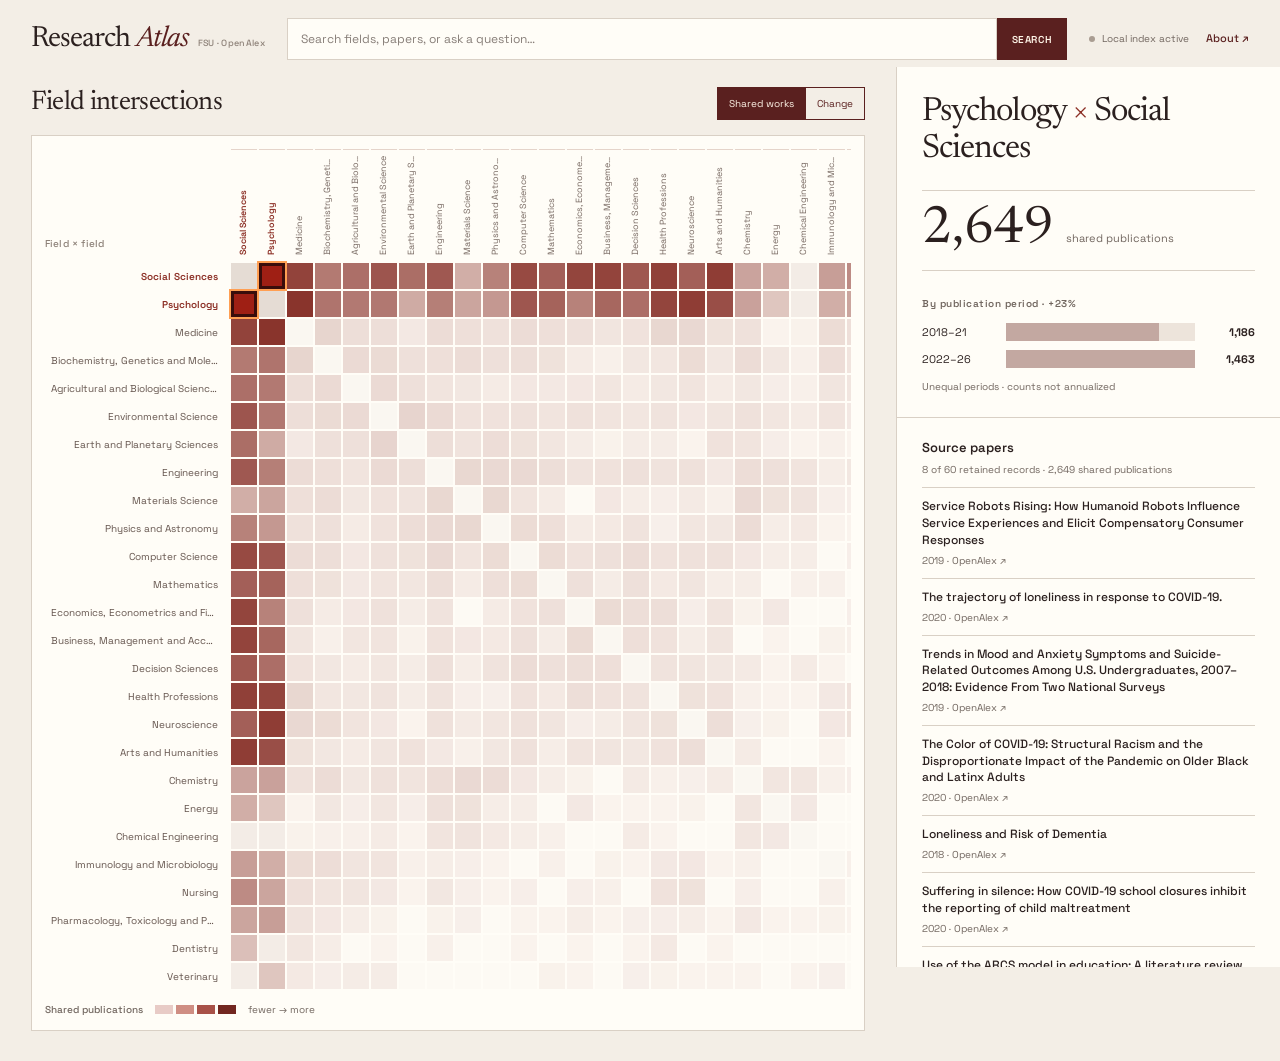
<file: web/index.html>
<!DOCTYPE html>
<html lang="en">
<head>
<meta charset="utf-8">
<meta name="viewport" content="width=device-width, initial-scale=1">
<title>FSU Research Explorer</title>
<link rel="preconnect" href="https://fonts.googleapis.com">
<link rel="preconnect" href="https://fonts.gstatic.com" crossorigin>
<link href="https://fonts.googleapis.com/css2?family=Newsreader:ital,opsz,wght@0,6..72,400;0,6..72,500;1,6..72,400&family=Space+Grotesk:wght@400;500;600&display=swap" rel="stylesheet">
<style>
  :root{
    --ground:#EDF0F4; --panel:#FFFFFF; --line:#DBE0E8; --line-strong:#C3CAD5;
    --ink:#16202C; --muted:#5B6675; --faint:#9AA4B2;
    --evidence:#A8641E;        /* the "look at the proof" accent */
    --evidence-soft:#F4E7D6;
    --sans:"Space Grotesk",system-ui,sans-serif;
    --serif:"Newsreader",Georgia,serif;
  }
  *{box-sizing:border-box}
  html,body{margin:0;height:100%}
  body{
    background:var(--ground); color:var(--ink); font-family:var(--sans);
    font-size:15px; line-height:1.5; -webkit-font-smoothing:antialiased;
  }
  .boot-gate{
    position:fixed; inset:0; z-index:1000; display:flex; flex-direction:column;
    justify-content:space-between; padding:24px 28px 30px; background:var(--ground);
    opacity:1; visibility:visible; transition:opacity .35s ease, visibility .35s ease;
  }
  .boot-gate.is-ready{opacity:0; visibility:hidden; pointer-events:none}
  .boot-topline{
    display:flex; justify-content:space-between; gap:20px; font-size:11px;
    letter-spacing:.08em; text-transform:uppercase; color:var(--faint);
  }
  .boot-copy{width:min(620px,100%); padding-bottom:7vh}
  .boot-kicker{font-size:12px; color:var(--evidence); margin-bottom:10px}
  .boot-copy h1{
    margin:0 0 12px; font-family:var(--serif); font-size:clamp(38px,6vw,72px);
    font-weight:400; line-height:.98; letter-spacing:-.025em;
  }
  .boot-copy p{margin:0; max-width:520px; color:var(--muted); font-size:14px}
  .boot-track{
    width:min(420px,100%); height:2px; margin-top:24px; overflow:hidden;
    background:var(--line-strong);
  }
  .boot-track span{
    display:block; width:34%; height:100%; background:var(--ink);
    animation:bootSweep 1.25s ease-in-out infinite;
  }
  @keyframes bootSweep{
    0%{transform:translateX(-105%)}
    100%{transform:translateX(305%)}
  }
  .app{
    display:grid; grid-template-columns:minmax(0,1.15fr) minmax(340px,0.85fr);
    grid-template-rows:auto 1fr; height:100vh; max-height:100vh; overflow:hidden;
    opacity:1; transition:opacity .3s ease;
  }
  .app.app-locked{opacity:0; visibility:hidden; pointer-events:none}
  header{grid-column:1 / -1; display:flex; align-items:baseline; gap:16px;
    padding:16px 22px; border-bottom:1px solid var(--line); background:var(--panel)}
  header h1{font-size:17px; font-weight:600; margin:0; letter-spacing:-0.01em}
  header .sub{font-size:12.5px; color:var(--muted)}
  header .meta{margin-left:auto; font-size:12px; color:var(--faint); text-align:right}
  .badge{display:inline-block; background:var(--evidence-soft); color:var(--evidence);
    padding:2px 8px; border-radius:999px; font-size:11px; font-weight:500}
  .badge-live{background:var(--ink); color:var(--panel)}
  .header-actions{margin-left:auto; display:flex; align-items:center; gap:14px}
  .case-link{font-size:12px; color:var(--muted); text-decoration:none; white-space:nowrap}
  .case-link:hover,.case-link:focus-visible{color:var(--ink); text-decoration:underline}
  .study-note{font-size:12px; color:var(--faint); margin:0 0 12px}

  /* left: the network */
  .stage{position:relative; overflow:hidden; min-width:0; min-height:0}
  svg{position:absolute; inset:0; width:100%; height:100%; display:block}
  svg *{-webkit-user-select:none; -moz-user-select:none; user-select:none; -webkit-user-drag:none; touch-action:none}
  .edge{fill:none; stroke:#8894A4; stroke-linecap:round; transition:stroke .25s,stroke-width .25s,opacity .25s}
  .edge.dim{opacity:.05}
  .edge.hot{stroke:var(--ink); opacity:.9}
  .edge.dim-soft{opacity:.32}
  .edge.hot-soft{stroke:var(--ink); opacity:.65}
  .edge-hit{fill:none; stroke:transparent; stroke-width:14; cursor:pointer}
  .node circle{fill:#8894A4; stroke:transparent; stroke-width:0; transition:opacity .25s, r .2s, fill .2s, stroke .15s; cursor:grab}
  .node.dim{opacity:.22}
  .node.dim-soft{opacity:.55}
  .node.hot circle, .node.hot-soft circle{fill:var(--ink)}
  .node.dragging{opacity:1 !important}
  .node.dragging circle{cursor:grabbing; stroke:var(--ink); stroke-width:2px; transition:none}
  .node.drop-target circle{stroke:var(--evidence); stroke-width:3px}
  .node text{font-size:11px; fill:var(--ink); cursor:pointer; paint-order:stroke;
    stroke:var(--ground); stroke-width:3px; transition:opacity .15s}
  .node.hot text{font-weight:600}
  .node.label-hidden text{opacity:0}
  .hint{position:absolute; left:20px; bottom:16px; font-size:12px; color:var(--faint);
    max-width:260px}
  .tooltip{position:absolute; z-index:5; pointer-events:none; background:var(--ink); color:var(--ground);
    font-size:11.5px; line-height:1.4; padding:6px 9px; border-radius:6px; max-width:240px;
    opacity:0; transition:opacity .12s; transform:translate(-50%,-100%)}
  .tooltip.show{opacity:.96}
  .tooltip b{font-weight:600}

  /* right: investigation */
  .panel{background:var(--panel); border-left:1px solid var(--line);
    display:flex; flex-direction:column; min-width:0; min-height:0}
  .ask{padding:16px 20px; border-bottom:1px solid var(--line)}
  .ask-row{display:flex; gap:8px}
  .ask input{flex:1; min-width:0; font-family:var(--sans); font-size:14px;
    padding:9px 12px; border:1px solid var(--line-strong); border-radius:8px; color:var(--ink)}
  .ask input:focus{outline:none; border-color:var(--ink)}
  .ask button{font-family:var(--sans); font-size:14px; font-weight:500; color:var(--panel);
    background:var(--ink); border:0; border-radius:8px; padding:0 16px; cursor:pointer}
  .chips{display:flex; flex-wrap:wrap; gap:6px; margin-top:10px}
  .chip{font-size:12px; color:var(--muted); background:var(--ground);
    border:1px solid var(--line); border-radius:999px; padding:4px 10px; cursor:pointer}
  .chip:hover{border-color:var(--ink); color:var(--ink)}

  .scroll{overflow-y:auto; padding:18px 20px 40px; flex:1}
  .interp{font-size:12.5px; color:var(--muted); margin:0 0 14px}
  /* conclusions = serif; observations/claims carry their evidence inline */
  .claim{border:1px solid var(--line); border-radius:10px; padding:11px 13px;
    margin-bottom:9px; cursor:pointer; transition:border-color .15s, background .15s}
  .claim:hover{border-color:var(--line-strong); background:#FBFCFD}
  .claim.active{border-color:var(--evidence); background:var(--evidence-soft)}
  .claim .headline{font-family:var(--serif); font-size:16.5px; line-height:1.35}
  .claim .metric{font-family:var(--sans); font-weight:600}
  .claim .cue{display:flex; align-items:center; gap:6px; margin-top:6px;
    font-size:11.5px; color:var(--evidence)}
  .claim .cue .dot{width:6px; height:6px; border-radius:50%; background:var(--evidence)}
  .conclusion{font-family:var(--serif); font-style:italic; font-size:15px;
    color:var(--muted); margin:14px 2px 0; line-height:1.45}

  .evidence{margin-top:22px; border-top:1px solid var(--line); padding-top:16px}
  .evidence h2{font-size:12px; font-weight:600; color:var(--muted); margin:0 0 4px}
  .evidence .note{font-size:12px; color:var(--faint); margin:0 0 12px}
  .paper{display:block; padding:8px 0; border-bottom:1px solid var(--line);
    text-decoration:none; color:var(--ink)}
  .paper:hover .t{text-decoration:underline}
  .paper .t{font-size:13.5px; line-height:1.35}
  .paper .m{font-size:11.5px; color:var(--faint); margin-top:2px}
  .empty{color:var(--faint); font-size:13px; font-style:italic; font-family:var(--serif)}

  @media (max-width:860px){
    .app{grid-template-columns:1fr; grid-template-rows:auto 52vh auto}
    .panel{border-left:0; border-top:1px solid var(--line)}
    header .sub{display:none}
    .header-actions{gap:8px}
    .case-link{font-size:11px}
  }
  @media (prefers-reduced-motion:reduce){*{transition:none!important}}
</style>
<link rel="stylesheet" href="atlas.css">
</head>
<body>
<div class="boot-gate" id="boot-gate" role="status" aria-live="polite">
  <div class="boot-copy">
    <h1>Research Atlas</h1>
    <p id="boot-detail">Loading research data…</p>
    <div class="boot-track" aria-hidden="true"><span></span></div>
  </div>
</div>
<div class="app app-locked" id="app">
  <section class="atlas-search-zone" aria-label="Research Atlas search">
    <div class="atlas-toolbar">
      <div class="atlas-brand">
        <h1 class="atlas-wordmark">Research <em>Atlas</em></h1>
        <span class="atlas-edition">FSU · OpenAlex</span>
      </div>
      <div class="ask">
        <div class="ask-row">
          <input id="q" type="search" autocomplete="off" aria-label="Search research fields, publications, or ask a question" placeholder="Search fields, papers, or ask a question…">
          <button id="go" type="button">Search</button>
        </div>
        <div class="search-results" id="search-results" hidden role="region" aria-label="Search suggestions"></div>
      </div>
      <div class="atlas-utilities">
        <span class="agent-pill" id="agent-status" aria-live="polite">Local index active</span>
        <a href="https://emitrice.com/?project=research-atlas" class="atlas-method" aria-label="About Research Atlas">About ↗</a>
      </div>
    </div>
  </section>
  <main class="atlas-main">
    <section class="stage atlas-map" aria-labelledby="map-title">
      <div class="map-header">
        <h2 id="map-title">Field intersections</h2>
        <div class="mode-switch" role="group" aria-label="Choose a data measurement">
          <button type="button" class="is-active" data-atlas-mode="volume" aria-pressed="true">Shared works</button>
          <button type="button" data-atlas-mode="change" aria-pressed="false">Change</button>
        </div>
      </div>
      <div class="matrix-shell">
        <div class="matrix-scroll" tabindex="0" aria-label="Scrollable map of research field intersections">
          <div id="atlas-matrix" class="atlas-matrix" aria-label="Field-by-field shared publication matrix"></div>
        </div>
        <div class="map-legend" id="map-legend-key" aria-label="Heatmap color legend"></div>
      </div>
      <div id="atlas-status" class="sr-only" role="status" aria-live="polite"></div>
      <svg id="net" class="legacy-net" viewBox="0 0 760 760" aria-hidden="true"></svg>
      <div class="tooltip" id="tooltip" aria-hidden="true"></div>
    </section>
    <aside class="panel atlas-inspector" aria-label="Selected research connection">
      <div id="atlas-focus" class="atlas-focus"><h2>Select a crossing</h2></div>
      <div id="atlas-sources" class="inspector-sources" aria-live="polite"></div>
      <section class="question-results" id="question-results" aria-label="Question analysis" hidden>
        <p id="question-label" class="question-prompt"></p>
        <div class="scroll" id="out"></div>
      </section>
    </aside>
  </main>
</div>

<script src="network-data.js" onerror="void 0"></script>
<script src="atlas.js"></script>
<script>
"use strict";

const STUDY_MODE=new URLSearchParams(location.search).get("study")==="control"?"control":"full";

// ---- load data (network-data.js sets window.NETWORK; fall back to fetch) ----
async function loadNet(){
  if (window.NETWORK) return window.NETWORK;
  try { const r = await fetch("network.json"); if (r.ok) return await r.json(); }
  catch(e){}
  return null;
}

let NET, FN={}, POS={};   // POS: field id -> {x,y,angle} — each field's seriated "home" position
let LIVE={};              // field id -> {x,y} — current on-screen position (== POS unless being dragged)
let RAD={};               // field id -> node radius
let NODE_EL={}, EDGE_ELS={}, EDGES_BY_FIELD={};
let ANIM_GEN={};          // field id -> snap-back animation generation (cancels stale animations)
let activeClaim=null;
let activeEdgePairs=[];  // the committed (click-driven) highlight, restored after a hover preview ends
let dragState=null;      // {id, moved, startX, startY} while a pointer-drag is in progress
let dropTargetId=null;

function fieldByName(q){
  q=q.toLowerCase();
  let hit=NET.fields.find(f=>f.name.toLowerCase()===q);
  if(hit) return hit;
  return NET.fields.find(f=>q.includes(f.name.toLowerCase()) || f.name.toLowerCase().includes(q)) || null;
}
function edgeKey(a,b){ return [a,b].sort().join("|"); }
let EDGE_MAP={};

// ---------- layout: order fields so strongly-linked ones sit adjacent ----------
// (a greedy circular seriation over the edge weights already in the data —
// no imposed taxonomy, the ordering falls out of actual collaboration structure)
function seriateFields(fields, edges){
  const w={};
  edges.forEach(e=>{ w[edgeKey(e.a,e.b)]=e.weight; });
  const wt=(a,b)=> w[edgeKey(a,b)]||0;
  const total={}; fields.forEach(f=>total[f.id]=0);
  edges.forEach(e=>{ total[e.a]+=e.weight; total[e.b]+=e.weight; });

  const remaining=new Set(fields.map(f=>f.id));
  let start=fields[0].id;
  fields.forEach(f=>{ if(total[f.id]>total[start]) start=f.id; });
  const order=[start]; remaining.delete(start);

  while(remaining.size){
    const last=order[order.length-1];
    let best=null, bestW=-1;
    remaining.forEach(id=>{ const w2=wt(last,id); if(w2>bestW){ bestW=w2; best=id; } });
    if(bestW<=0){
      // no direct link to the chain's end left unplaced — attach the next
      // best-connected field overall to keep the ordering non-arbitrary
      best=null; let bestTotal=-1;
      remaining.forEach(id=>{ if(total[id]>bestTotal){ bestTotal=total[id]; best=id; } });
    }
    order.push(best); remaining.delete(best);
  }
  return order;
}

// pick the K weakest adjacent links in the seriated ring — that's where a
// sector boundary (an angular gap) reads as true rather than decorative
function sectorGapsAfter(order, edges){
  const w={}; edges.forEach(e=>{ w[edgeKey(e.a,e.b)]=e.weight; });
  const n=order.length;
  const links=order.map((id,i)=>({i, w:w[edgeKey(id,order[(i+1)%n])]||0}));
  const K=Math.max(2,Math.min(5,Math.round(n/6)));
  links.sort((a,b)=>a.w-b.w);
  return new Set(links.slice(0,K).map(l=>l.i));
}

// ---------- render the network ----------
function drawNetwork(){
  const svg=document.getElementById("net");
  const cx=380, cy=380, R=250;
  const fields=NET.fields;
  const maxW=Math.max(...fields.map(f=>f.works));
  const order=seriateFields(fields, NET.edges);
  const gapAfter=sectorGapsAfter(order, NET.edges);
  const gapSize=0.16; // radians per sector break
  const n=order.length;
  const step=(2*Math.PI - gapSize*gapAfter.size)/n;
  let a=-Math.PI/2;
  order.forEach((id,i)=>{
    POS[id]={x:cx+R*Math.cos(a), y:cy+R*Math.sin(a), angle:a};
    a+=step; if(gapAfter.has(i)) a+=gapSize;
  });

  const maxWeight=Math.max(...NET.edges.map(e=>e.weight));
  let edgeSVG="";
  NET.edges.forEach(e=>{
    const p=POS[e.a], q=POS[e.b]; if(!p||!q) return;
    // control point pulled toward centre for a chord-like bow
    const mx=(p.x+q.x)/2, my=(p.y+q.y)/2;
    const cxp=cx+(mx-cx)*0.35, cyp=cy+(my-cy)*0.35;
    const ratio=e.weight/maxWeight;
    const shaped=Math.pow(ratio,1.6); // convex: lets a handful of links dominate, the rest recede
    const w=0.5+shaped*6.5;
    const op=0.035+shaped*0.30;
    const d=`M${p.x.toFixed(1)},${p.y.toFixed(1)} Q${cxp.toFixed(1)},${cyp.toFixed(1)} ${q.x.toFixed(1)},${q.y.toFixed(1)}`;
    const k=edgeKey(e.a,e.b);
    edgeSVG+=`<path class="edge" data-k="${k}" d="${d}" stroke-width="${w.toFixed(2)}" opacity="${op.toFixed(3)}"></path>`;
    edgeSVG+=`<path class="edge-hit" data-k="${k}" d="${d}"></path>`;
  });
  RAD={};
  let nodeSVG="";
  fields.forEach(f=>{
    const p=POS[f.id];
    const r=5+Math.sqrt(f.works/maxW)*13;
    RAD[f.id]=r;
    const rightSide=Math.cos(p.angle)>=-0.01;
    const lx=p.x+(rightSide?1:-1)*(r+7);
    const anchor=rightSide?"start":"end";
    nodeSVG+=`<g class="node" data-id="${f.id}">
      <circle cx="${p.x.toFixed(1)}" cy="${p.y.toFixed(1)}" r="${r.toFixed(1)}"></circle>
      <text x="${lx.toFixed(1)}" y="${(p.y+3.5).toFixed(1)}" text-anchor="${anchor}">${f.name}</text>
    </g>`;
  });
  svg.innerHTML=`<g id="edges">${edgeSVG}</g><g id="nodes">${nodeSVG}</g>`;

  LIVE={}; fields.forEach(f=>{ LIVE[f.id]={x:POS[f.id].x, y:POS[f.id].y}; });
  NODE_EL={};
  svg.querySelectorAll(".node").forEach(g=>{
    NODE_EL[g.dataset.id]={g, circle:g.querySelector("circle"), text:g.querySelector("text")};
  });
  EDGE_ELS={};
  svg.querySelectorAll(".edge").forEach(el=>{ EDGE_ELS[el.dataset.k]={ ...(EDGE_ELS[el.dataset.k]||{}), path:el }; });
  svg.querySelectorAll(".edge-hit").forEach(el=>{ EDGE_ELS[el.dataset.k]={ ...(EDGE_ELS[el.dataset.k]||{}), hit:el }; });
  EDGES_BY_FIELD={}; fields.forEach(f=>EDGES_BY_FIELD[f.id]=[]);
  NET.edges.forEach(e=>{ EDGES_BY_FIELD[e.a].push(e); EDGES_BY_FIELD[e.b].push(e); });

  const stage=document.querySelector(".stage");
  const tip=document.getElementById("tooltip");
  function moveTip(evt){
    const r=stage.getBoundingClientRect();
    tip.style.left=(evt.clientX-r.left)+"px";
    tip.style.top=(evt.clientY-r.top-12)+"px";
  }
  function showTip(html,evt){ tip.innerHTML=html; tip.classList.add("show"); moveTip(evt); }
  function hideTip(){ tip.classList.remove("show"); }

  function svgPoint(evt){
    const pt=svg.createSVGPoint(); pt.x=evt.clientX; pt.y=evt.clientY;
    return pt.matrixTransform(svg.getScreenCTM().inverse());
  }

  // redraw every edge touching `id` using its current LIVE position(s)
  function recomputeEdgesFor(id){
    EDGES_BY_FIELD[id].forEach(e=>{
      const other=e.a===id?e.b:e.a;
      const k=edgeKey(e.a,e.b), els=EDGE_ELS[k]; if(!els) return;
      const p=LIVE[id], q=LIVE[other];
      const mx=(p.x+q.x)/2, my=(p.y+q.y)/2;
      const cxp=cx+(mx-cx)*0.35, cyp=cy+(my-cy)*0.35;
      const d=`M${p.x.toFixed(1)},${p.y.toFixed(1)} Q${cxp.toFixed(1)},${cyp.toFixed(1)} ${q.x.toFixed(1)},${q.y.toFixed(1)}`;
      els.path.setAttribute("d",d); els.hit.setAttribute("d",d);
    });
  }
  function moveNodeTo(id,x,y){
    LIVE[id]={x,y};
    NODE_EL[id].circle.setAttribute("cx",x.toFixed(1));
    NODE_EL[id].circle.setAttribute("cy",y.toFixed(1));
    recomputeEdgesFor(id);
  }

  function updateDropTarget(id,x,y,evt){
    let best=null, bestOverlap=0;
    fields.forEach(f=>{
      if(f.id===id) return;
      const q=LIVE[f.id];
      const dist=Math.hypot(x-q.x,y-q.y);
      const overlap=(RAD[id]+RAD[f.id])-dist;
      if(overlap>bestOverlap){ bestOverlap=overlap; best=f.id; }
    });
    if(best!==dropTargetId){
      if(dropTargetId) NODE_EL[dropTargetId].g.classList.remove("drop-target");
      dropTargetId=best;
      if(dropTargetId) NODE_EL[dropTargetId].g.classList.add("drop-target");
    }
    const A=FN[id];
    if(dropTargetId){
      const B=FN[dropTargetId]; const e=EDGE_MAP[edgeKey(id,dropTargetId)];
      showTip(e? `<b>${escapeHtml(A.name)}</b> &harr; <b>${escapeHtml(B.name)}</b><br>${e.weight} shared papers — release to inspect`
                : `<b>${escapeHtml(A.name)}</b> &harr; <b>${escapeHtml(B.name)}</b><br>no shared work in this data`, evt);
    } else {
      showTip(`<b>${escapeHtml(A.name)}</b><br>drag onto another field to compare`, evt);
    }
  }
  function clearDropTarget(){
    if(dropTargetId){ NODE_EL[dropTargetId].g.classList.remove("drop-target"); dropTargetId=null; }
  }

  // if you grab the same node again before its snap-back animation finishes,
  // the leftover rAF loop and the new drag's pointermove would otherwise both
  // call moveNodeTo() every frame and fight over the node's position — this
  // generation token lets a new drag invalidate any animation still in flight
  function animateNodeBack(id){
    const myGen=(ANIM_GEN[id]=(ANIM_GEN[id]||0)+1);
    const from={...LIVE[id]}, to=POS[id], t0=performance.now(), dur=380;
    function step(t){
      if(ANIM_GEN[id]!==myGen) return; // superseded by a new drag on this node
      const p=Math.min(1,(t-t0)/dur);
      const e=1-Math.pow(1-p,3);
      moveNodeTo(id, from.x+(to.x-from.x)*e, from.y+(to.y-from.y)*e);
      if(p<1) requestAnimationFrame(step);
    }
    requestAnimationFrame(step);
  }

  function beginDrag(id){
    ANIM_GEN[id]=(ANIM_GEN[id]||0)+1; // cancel any in-flight snap-back for this node
    NODE_EL[id].g.classList.add("dragging","label-hidden");
    preview(EDGES_BY_FIELD[id].map(e=>[e.a,e.b]));
  }
  function finishDrag(id, moved){
    NODE_EL[id].g.classList.remove("dragging","label-hidden");
    if(!moved){ const f=FN[id]; if(f) run(`what does ${f.name} connect to?`); return; }
    const target=dropTargetId; clearDropTarget(); hideTip();
    animateNodeBack(id);
    if(target){ const A=FN[id], B=FN[target]; run(`${A.name} and ${B.name}`); }
    else endPreview();
  }

  svg.querySelectorAll(".node").forEach(g=>{
    const id=g.dataset.id, f=FN[id];
    g.addEventListener("dragstart",evt=>evt.preventDefault());
    g.addEventListener("pointerdown",evt=>{
      if(evt.button!==0) return;
      evt.preventDefault(); // stop native text-selection / element drag-out hijacking the gesture
      // reorder to the front BEFORE capturing the pointer, never after — reparenting
      // an element that already holds pointer capture can make some browsers drop
      // the capture mid-gesture (the DOM insert algorithm briefly "disconnects" the
      // node), which silently orphans pointermove/pointerup and wedges dragState
      g.parentNode.appendChild(g);
      g.setPointerCapture(evt.pointerId);
      const p0=svgPoint(evt);
      dragState={id, moved:false, startX:evt.clientX, startY:evt.clientY,
        offX:POS[id].x-p0.x, offY:POS[id].y-p0.y};
    });
    g.addEventListener("pointermove",evt=>{
      if(!dragState||dragState.id!==id) return;
      if(!dragState.moved){
        if(Math.hypot(evt.clientX-dragState.startX, evt.clientY-dragState.startY)<4) return;
        dragState.moved=true; beginDrag(id);
      }
      const p=svgPoint(evt);
      const x=p.x+dragState.offX, y=p.y+dragState.offY;
      moveNodeTo(id,x,y);
      updateDropTarget(id,x,y,evt);
    });
    // pointerup / pointercancel / lostpointercapture can all fire for the same
    // gesture (releasing capture itself triggers lostpointercapture), so clear
    // dragState BEFORE calling finishDrag — whichever handler runs first "wins"
    // and the other(s) become no-ops instead of double-firing the drop logic
    g.addEventListener("pointerup",evt=>{
      if(!dragState||dragState.id!==id) return;
      const moved=dragState.moved; dragState=null;
      g.releasePointerCapture(evt.pointerId);
      finishDrag(id,moved);
    });
    g.addEventListener("pointercancel",()=>{
      if(!dragState||dragState.id!==id) return;
      const moved=dragState.moved; dragState=null;
      finishDrag(id,moved);
    });
    // belt-and-suspenders: if capture is ever lost mid-gesture for any other
    // reason (browser quirk, alt-tab, etc.) without pointerup/pointercancel
    // firing, this still catches it — a drag can never wedge state forever
    g.addEventListener("lostpointercapture",()=>{
      if(!dragState||dragState.id!==id) return;
      const moved=dragState.moved; dragState=null;
      finishDrag(id,moved);
    });
    g.addEventListener("mousemove",moveTip);
    g.addEventListener("mouseenter",evt=>{
      if(dragState) return;
      const links=EDGES_BY_FIELD[f.id];
      const shared=links.reduce((s,e)=>s+e.weight,0);
      preview(links.map(e=>[e.a,e.b]));
      showTip(`<b>${escapeHtml(f.name)}</b><br>${links.length} linked fields · ${shared.toLocaleString()} shared papers`,evt);
    });
    g.addEventListener("mouseleave",()=>{ if(dragState) return; endPreview(); hideTip(); });
  });
  // hovering an edge previews just that link
  svg.querySelectorAll(".edge-hit").forEach(hit=>{
    hit.addEventListener("mousemove",evt=>{ if(!dragState) moveTip(evt); });
    hit.addEventListener("mouseenter",evt=>{
      if(dragState) return;
      const e=EDGE_MAP[hit.dataset.k]; if(!e) return;
      const A=FN[e.a], B=FN[e.b];
      preview([[e.a,e.b]]);
      const delta=e.delta_pct!=null?` · ${signed(e.delta_pct)} since 2022`:"";
      showTip(`<b>${escapeHtml(A.name)}</b> &harr; <b>${escapeHtml(B.name)}</b><br>${e.weight} shared papers${delta}`,evt);
    });
    hit.addEventListener("mouseleave",()=>{ if(dragState) return; endPreview(); hideTip(); });
  });
}

// paint the given edge/node pairs as "on"; everything else fades by `tier`
function paint(edgePairs, tier){
  const keys=new Set(edgePairs.map(p=>edgeKey(p[0],p[1])));
  const fieldsOn=new Set(edgePairs.flat());
  const hotClass=tier==="preview"?"hot-soft":"hot";
  const dimClass=tier==="preview"?"dim-soft":"dim";
  const otherHot=tier==="preview"?"hot":"hot-soft";
  const otherDim=tier==="preview"?"dim":"dim-soft";
  document.querySelectorAll(".edge").forEach(el=>{
    const on=keys.has(el.dataset.k);
    el.classList.remove(otherHot,otherDim);
    el.classList.toggle(hotClass,on); el.classList.toggle(dimClass,keys.size>0 && !on);
  });
  document.querySelectorAll(".node").forEach(el=>{
    const on=fieldsOn.has(el.dataset.id);
    el.classList.remove(otherHot,otherDim);
    el.classList.toggle(hotClass,on); el.classList.toggle(dimClass,fieldsOn.size>0 && !on);
  });
}
// highlight a set of edges (array of [a,b]) and the fields they touch — this is
// the committed, click-driven state that a hover preview temporarily overrides
function highlight(edgePairs){ activeEdgePairs=edgePairs; paint(edgePairs,"active"); }
function clearHighlight(){ activeEdgePairs=[]; paint([],"active"); }
// a lighter, transient preview shown on hover; leaving restores the committed state
function preview(edgePairs){ paint(edgePairs,"preview"); }
function endPreview(){ paint(activeEdgePairs,"active"); }

// Source links are rendered by atlas.js in the inspector.
function escapeHtml(s){return (s||"").replace(/[&<>"]/g,c=>({"&":"&amp;","<":"&lt;",">":"&gt;",'"':"&quot;"}[c]));}

// ---------- the local interpreter: question -> claims with provenance ----------
// (agent.py provides the real LLM version for open-ended questions.)

// split "Biochemistry, Genetics and Molecular Biology" into independently
// matchable tokens — the old code only ever checked text before the first comma,
// so "genetics" or "molecular biology" could never match that field
function fieldTokens(f){
  return f.name.toLowerCase().split(/,| and /).map(s=>s.trim()).filter(s=>s.length>2);
}
function fieldsMentioned(q){
  return NET.fields.filter(f=>fieldTokens(f).some(t=>q.includes(t)));
}
function fieldDegree(f){ return NET.edges.reduce((n,e)=>n+((e.a===f.id||e.b===f.id)?1:0),0); }

const INTENT_RE=/connect|collaborat|partner|interdisc|becoming|grow|rising|emerg|chang|most|strong|top|interconnect|link|between|central|hub|biggest|largest|smallest|isolated|fewest|least|list|show.*field/;

function interpret(qRaw){
  const q=qRaw.toLowerCase().trim();
  const named=fieldsMentioned(q);

  // two fields named together -> the direct link between them
  if(named.length>=2){
    const [A,B]=named; const e=EDGE_MAP[edgeKey(A.id,B.id)];
    if(e){
      return {interp:`Looking at the direct link between ${A.name} and ${B.name}.`,
        claims:[mkLink(A,B,e,true)], conclusion:e.delta_pct!=null?
          `Between the 2018–2021 and 2022–2026 windows this link changed ${signed(e.delta_pct)}.`:""};
    }
    return {interp:`No shared interdisciplinary works between ${A.name} and ${B.name} in this data.`,claims:[]};
  }

  // one field named, or a question about the biggest / smallest / most-central /
  // most-isolated field -> resolve which field, then show its strongest links
  let F=named[0]||null, note="";
  if(!F && /biggest|largest/.test(q)){
    F=NET.fields.reduce((a,b)=>b.works>a.works?b:a);
    note=`${F.name} is FSU's largest tracked field by total works (${F.works.toLocaleString()}). `;
  }
  if(!F && /smallest/.test(q)){
    F=NET.fields.reduce((a,b)=>b.works<a.works?b:a);
    note=`${F.name} is FSU's smallest tracked field by total works (${F.works.toLocaleString()}). `;
  }
  if(!F && /central|hub|most connect|most link/.test(q)){
    F=NET.fields.reduce((a,b)=>fieldDegree(b)>fieldDegree(a)?b:a);
    note=`${F.name} links to the most other fields (${fieldDegree(F)} of them). `;
  }
  if(!F && /isolated|fewest|least connect/.test(q)){
    F=NET.fields.reduce((a,b)=>fieldDegree(b)<fieldDegree(a)?b:a);
    note=`${F.name} links to the fewest other fields (${fieldDegree(F)} of them) in this data. `;
  }
  if(F){
    const links=NET.edges.filter(e=>e.a===F.id||e.b===F.id).sort((a,b)=>b.weight-a.weight).slice(0,6);
    return {interp:`${note}${F.name}’s strongest cross-field links, by shared works.`,
      claims:links.map(e=>mkLink(F,FN[e.a===F.id?e.b:e.a],e)),
      conclusion:links.length?`Click any link to read the specific ${F.name} papers behind it.`
        :`${F.name} has no recorded interdisciplinary links in this data.`};
  }

  // "becoming more interdisciplinary" / growing
  if(/interdisc|becoming|grow|rising|emerg|chang/.test(q)){
    const grown=NET.edges.filter(e=>e.delta_pct!=null && e.weight>=8)
      .sort((a,b)=>b.delta_pct-a.delta_pct).slice(0,6);
    return {interp:`Cross-field links that grew fastest from 2018–2021 to 2022–2026 (only links with enough works to be meaningful).`,
      claims:grown.map(e=>mkLink(FN[e.a],FN[e.b],e,true)),
      conclusion:`“More interdisciplinary” here means a pair of fields sharing more papers over time — each figure traces back to the works themselves.`};
  }

  // listing every tracked field
  if(/list|show.*field/.test(q)){
    const bySize=NET.fields.slice().sort((a,b)=>b.works-a.works);
    const top=NET.edges.slice(0,6);
    return {interp:`FSU tracks ${NET.fields.length} research areas, by total works: `+
        bySize.map(f=>`${f.name} (${f.works.toLocaleString()})`).join(", ")+".",
      claims:top.map(e=>mkLink(FN[e.a],FN[e.b],e)),
      conclusion:`Click any link below to inspect the papers behind the strongest overall connections.`};
  }

  // "most interconnected / strongest / top / which links"
  if(/most|strong|top|interconnect|connect|collaborat|link|between/.test(q)){
    const top=NET.edges.slice(0,6);
    return {interp:`The strongest cross-field links across FSU research, by number of shared works.`,
      claims:top.map(e=>mkLink(FN[e.a],FN[e.b],e)),
      conclusion:`These are observations from the data. Click one to inspect the papers and judge the interpretation yourself.`};
  }

  // genuinely unrelated to the dataset — say so plainly rather than faking an answer
  if(!INTENT_RE.test(q)){
    return {interp:`“${escapeHtml(qRaw)}” doesn’t look like something this dataset can answer — it only covers cross-field research collaboration at FSU (2018–2026). Try naming a field (“what does Chemistry connect to?”), two fields together (“Physics and Chemistry”), or asking which areas are most or least interconnected.`,
      claims:[], conclusion:""};
  }

  // recognisably about the dataset, but not a shape this stand-in parses yet
  const top=NET.edges.slice(0,6);
  return {interp:`I don’t have a specific reading for “${escapeHtml(qRaw)}” yet. This box (a lightweight stand-in for the AI agent) understands: the most interconnected areas, which areas are becoming more interdisciplinary, the biggest/smallest/most-central field, a single field like “what does Chemistry connect to?”, or two fields together like “Physics and Chemistry.” Open-ended questions are what agent.py is built for. Meanwhile — the strongest links overall:`,
    claims:top.map(e=>mkLink(FN[e.a],FN[e.b],e)),
    conclusion:``};
}
function signed(n){return (n>=0?"+":"")+n+"%";}

// build a clickable claim for a link between two fields
function mkLink(A,B,e,showDelta){
  const delta = e.delta_pct!=null ? ` <span class="metric">${signed(e.delta_pct)}</span> since 2022` : "";
  const headline = `<span class="metric">${A.name}</span> and <span class="metric">${B.name}</span> share `+
                   `<span class="metric">${e.weight}</span> papers${showDelta?delta:""}.`;
  return {
    headline,
    edges:[[A.id,B.id]],
    work_ids:e.work_ids,
    evidenceNote:`${e.weight} interdisciplinary works link ${A.name} and ${B.name}` +
      (e.delta_pct!=null?` (${e.early} in 2018–2021, ${e.late} in 2022–2026).`:"."),
  };
}

// ---------- render an investigation ----------
function render(inv){
  activeClaim=null;
  const out=document.getElementById("out");
  const liveTag=inv.live?`<span class="badge badge-live">answered live</span> `:"";
  let html=`<p class="interp">${liveTag}${escapeHtml(inv.interp)}</p>`;
  inv.claims.forEach((c,i)=>{
    html+=`<button type="button" class="claim" data-i="${i}"><span class="headline">${c.headline}</span><span class="claim-action" aria-hidden="true">↗</span></button>`;
  });
  if(inv.conclusion) html+=`<p class="conclusion">${escapeHtml(inv.conclusion)}</p>`;
  // Source records appear once in the inspector, not twice.
  out.innerHTML=html;
  out.scrollTop=0;

  const claimEls=[...out.querySelectorAll(".claim")];
  claimEls.forEach(el=>{
    const c=inv.claims[+el.dataset.i];
    el.addEventListener("click",()=>{
      claimEls.forEach(x=>x.classList.remove("active"));
      el.classList.add("active");
      highlight(c.edges);
      window.atlasSelectClaim?.(c);
    });
  });

  // auto-select the first claim so the loop is visible immediately
  if(claimEls.length){ claimEls[0].click(); } else { clearHighlight(); }
}

// ---------- the real agent, when agent_server.py is running ----------
// (see README / agent_server.py: a tiny local HTTP server that puts agent.py's
// real Claude+tools agent behind an API the Ask box can call)
//
// Locally this talks to your own agent_server.py on localhost. Once you
// deploy the backend (see README's GitHub Pages section) and this page is
// served from somewhere other than localhost, edit PRODUCTION_AGENT_BASE
// below to that deployed URL — that's the one line this file needs changed
// before publishing.
const PRODUCTION_AGENT_BASE="https://fsu-research-atlas-agent.onrender.com";
const IS_LOCAL=location.hostname==="localhost"||location.hostname==="127.0.0.1";
const AGENT_BASE=IS_LOCAL ? "http://localhost:8765" : PRODUCTION_AGENT_BASE;
let AGENT_STATUS="unknown"; // "checking" | "online" | "offline"

function setBootMessage(message){
  const el=document.getElementById("boot-detail");
  if(el) el.textContent=message;
}
function revealApp(){
  document.getElementById("app")?.classList.remove("app-locked");
  document.getElementById("boot-gate")?.classList.add("is-ready");
}
// The source dataset is always available without an AI server. Probe once,
// never block exploration on a sleeping service or a failed network request.
async function checkAgent(){
  AGENT_STATUS="checking";
  updateAgentBadge();
  const ctrl=new AbortController();
  const t=setTimeout(()=>ctrl.abort(),5500);
  try{
    const res=await fetch(AGENT_BASE+"/health",{signal:ctrl.signal});
    const health=await res.json().catch(()=>({}));
    AGENT_STATUS=res.ok && health.ok!==false && health.ready!==false ? "online" : "offline";
  }catch(e){AGENT_STATUS="offline";}
  finally{clearTimeout(t);}
  updateAgentBadge();
}
function updateAgentBadge(){
  const el=document.getElementById("agent-status"); if(!el) return;
  el.textContent=AGENT_STATUS==="online" ? "AI available" :
    AGENT_STATUS==="checking" ? "Checking AI…" : "Local index active";
  el.classList.toggle("badge-live",AGENT_STATUS==="online");
}
// the server only ever hands back which real edges (field-id pairs) the model
// looked up via link_papers, plus its prose — we build the actual clickable
// claims ourselves from network-data.js, so nothing can appear on screen
// without a real edge (and real papers) behind it
async function askAgent(question){
  let res;
  try{
    const ctrl=new AbortController(); const t=setTimeout(()=>ctrl.abort(),45000);
    res=await fetch(AGENT_BASE+"/ask",{method:"POST",
      headers:{"Content-Type":"application/json"},
      body:JSON.stringify({question}), signal:ctrl.signal});
    clearTimeout(t);
  }catch(err){
    // Keep the honest waking state while the background probe is still
    // retrying; fall back quietly for this question.
    if(AGENT_STATUS!=="checking") AGENT_STATUS="offline";
    updateAgentBadge();
    return null;
  }
  if(res.status>=500){
    if(AGENT_STATUS!=="checking") AGENT_STATUS="offline";
    updateAgentBadge();
    return null;
  }
  const data=await res.json().catch(()=>({error:"bad response from agent"}));
  if(!res.ok||data.error){
    // a 4xx (bad question, rate limit, etc.) — the server is fine, just this
    // question wasn't answerable live; fall back for this one query only
    return null;
  }
  AGENT_STATUS="online"; updateAgentBadge();
  const claims=(data.edgePairs||[]).map(([a,b])=>{
    const e=EDGE_MAP[edgeKey(a,b)];
    return e?mkLink(FN[a],FN[b],e,true):null;
  }).filter(Boolean);
  return {interp:data.interp||"", claims, conclusion:data.conclusion||"", live:true};
}

// every user-driven question tries the real agent first (a genuinely absent
// server fails to connect almost instantly, so this costs nothing when
// there's no backend at all — see askAgent's cold-start comment for why this
// isn't gated on AGENT_STATUS)
let currentRequest=0;
async function run(question){
  const request=++currentRequest;
  document.getElementById("q").value=question;
  // The local, source-grounded reading appears immediately. A connected
  // agent may then refine it, but can never introduce unsupported counts.
  render(interpret(question));
  if(AGENT_STATUS!=="online")return;
  const viaAgent=await askAgent(question);
  if(request===currentRequest && viaAgent?.claims?.length)render(viaAgent);
}

// ---------- boot ----------
(async function(){
  NET=await loadNet();
  if(!NET){
    setBootMessage("The publication data could not be loaded. Reload or check the local data files.");
    return;
  }
  FN={}; NET.fields.forEach(f=>FN[f.id]=f);
  EDGE_MAP={}; NET.edges.forEach(e=>EDGE_MAP[edgeKey(e.a,e.b)]=e);

  // All browse/search interactions run directly on provenance-bearing data.
  // Optional conversational analysis never delays the map.
  window.initAtlas(NET, run);
  AGENT_STATUS="offline";
  updateAgentBadge();
  revealApp();
  if(!IS_LOCAL)void checkAgent();
})();
</script>
</body>
</html>
</file>
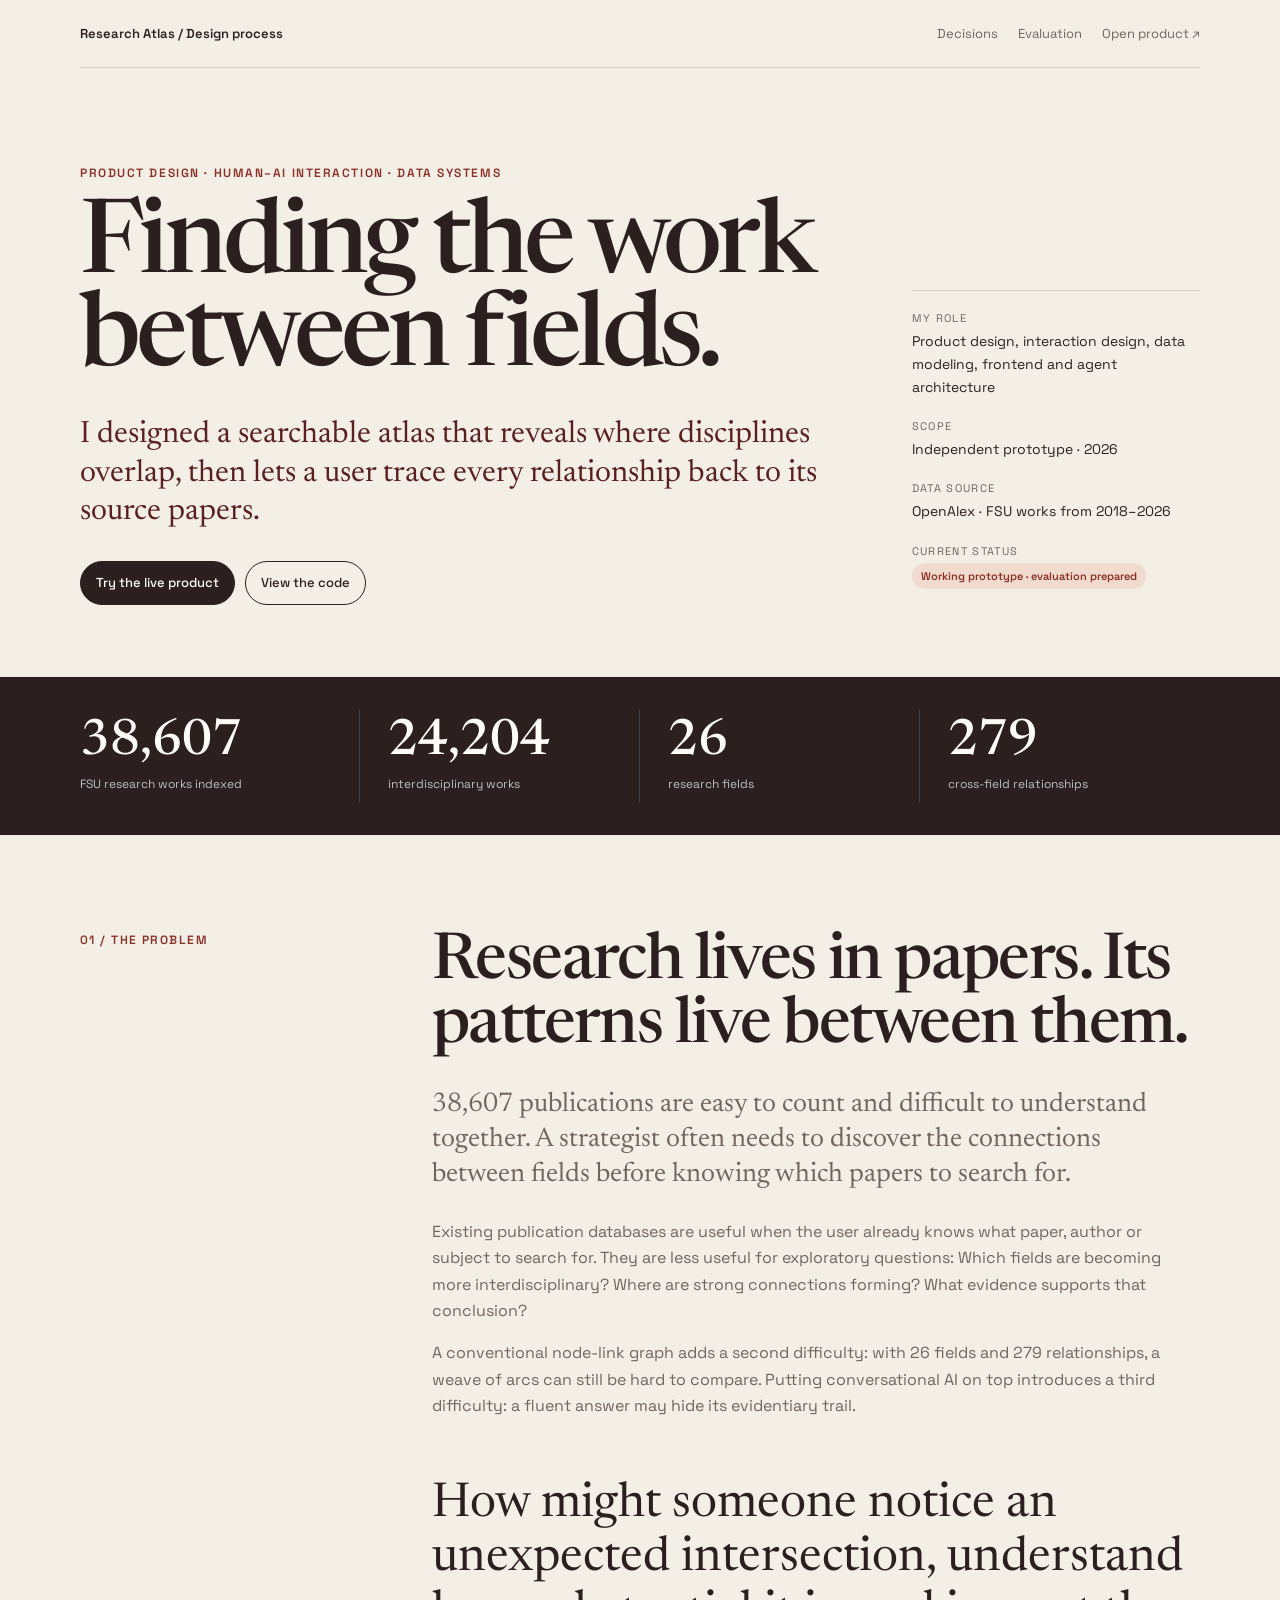
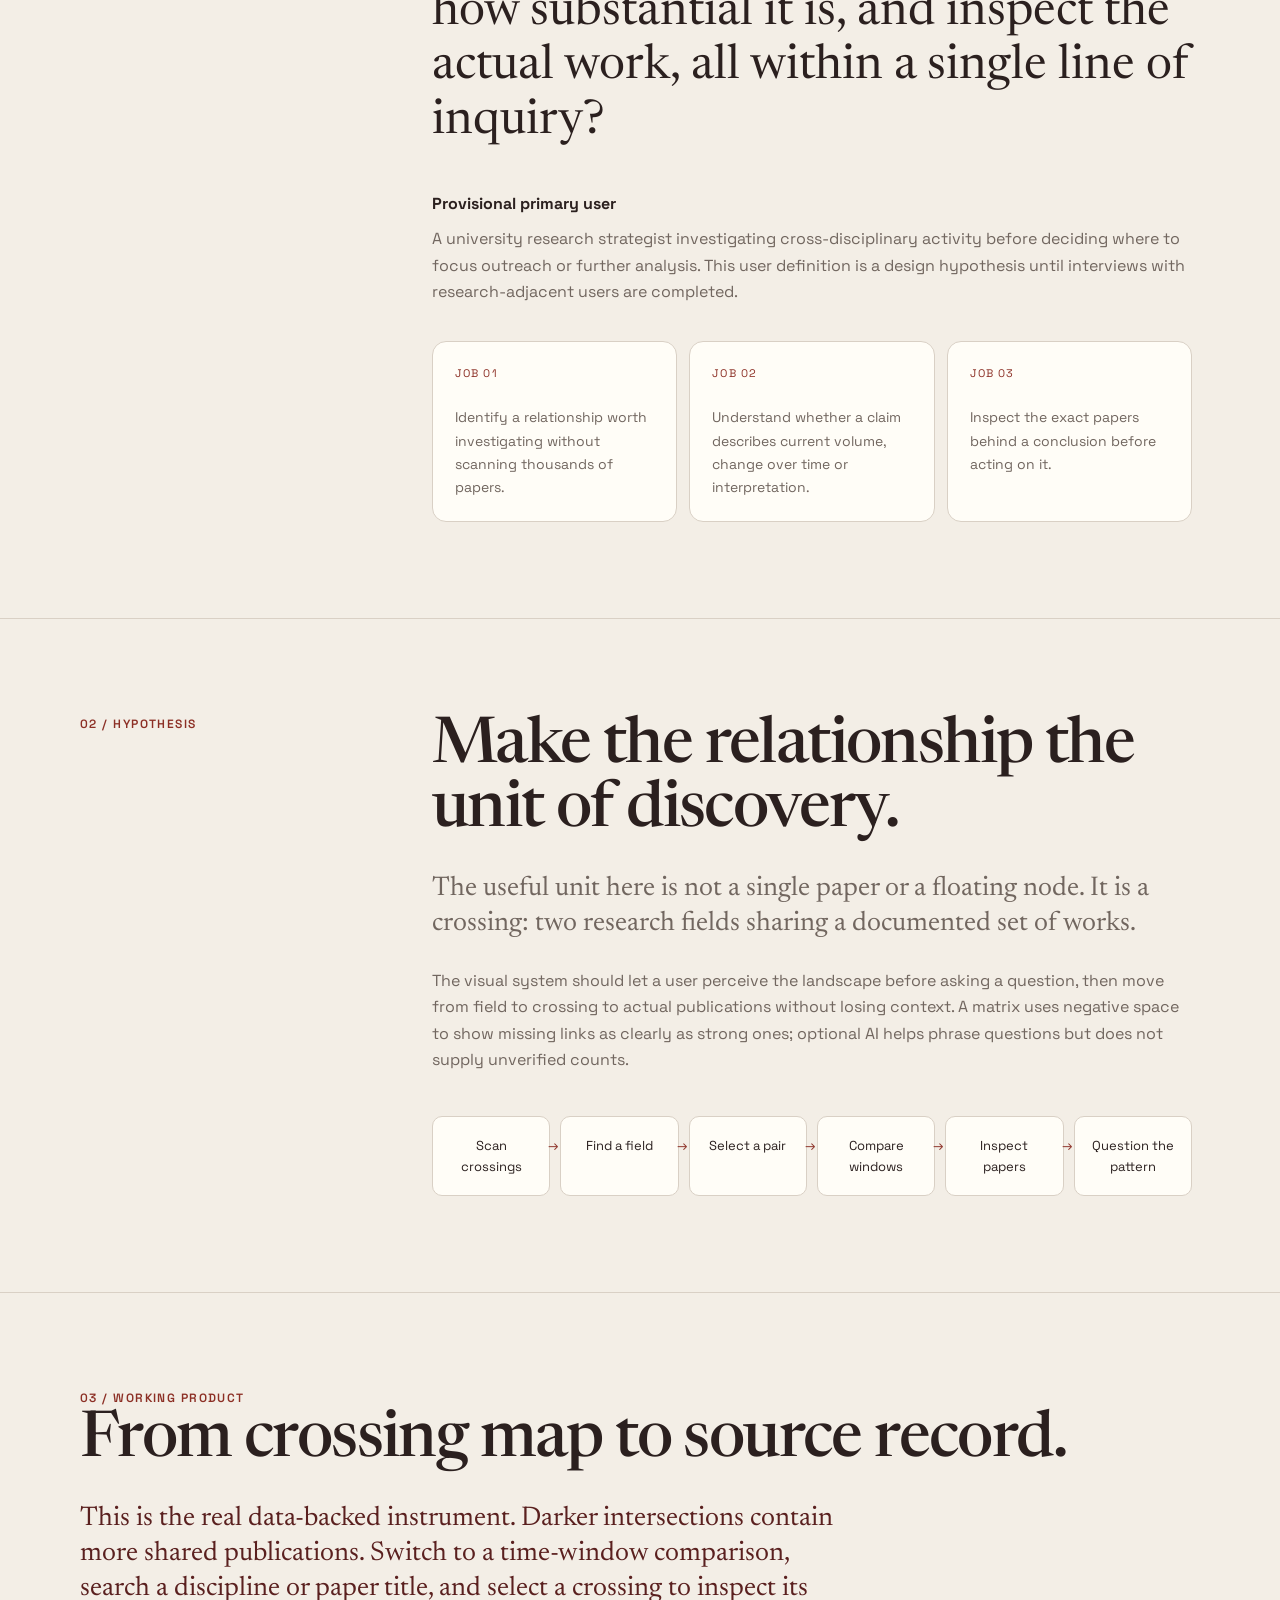
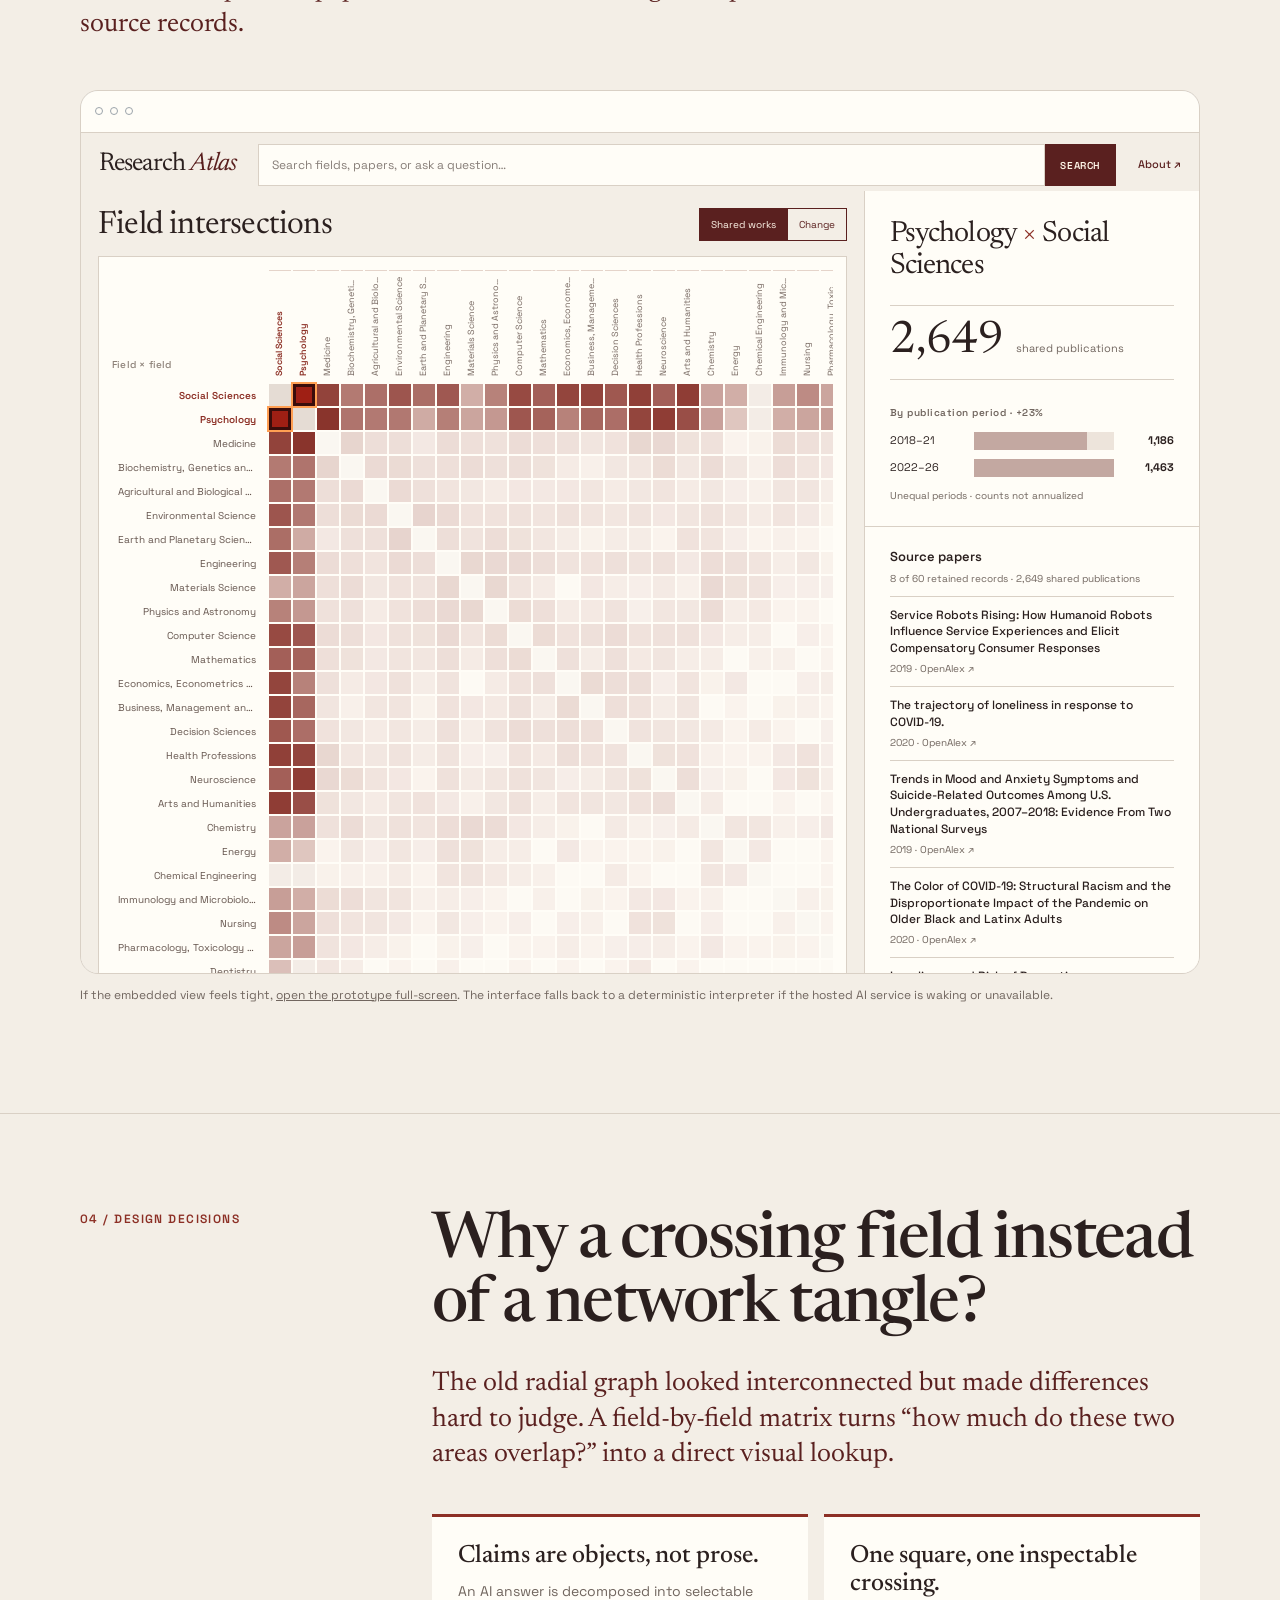
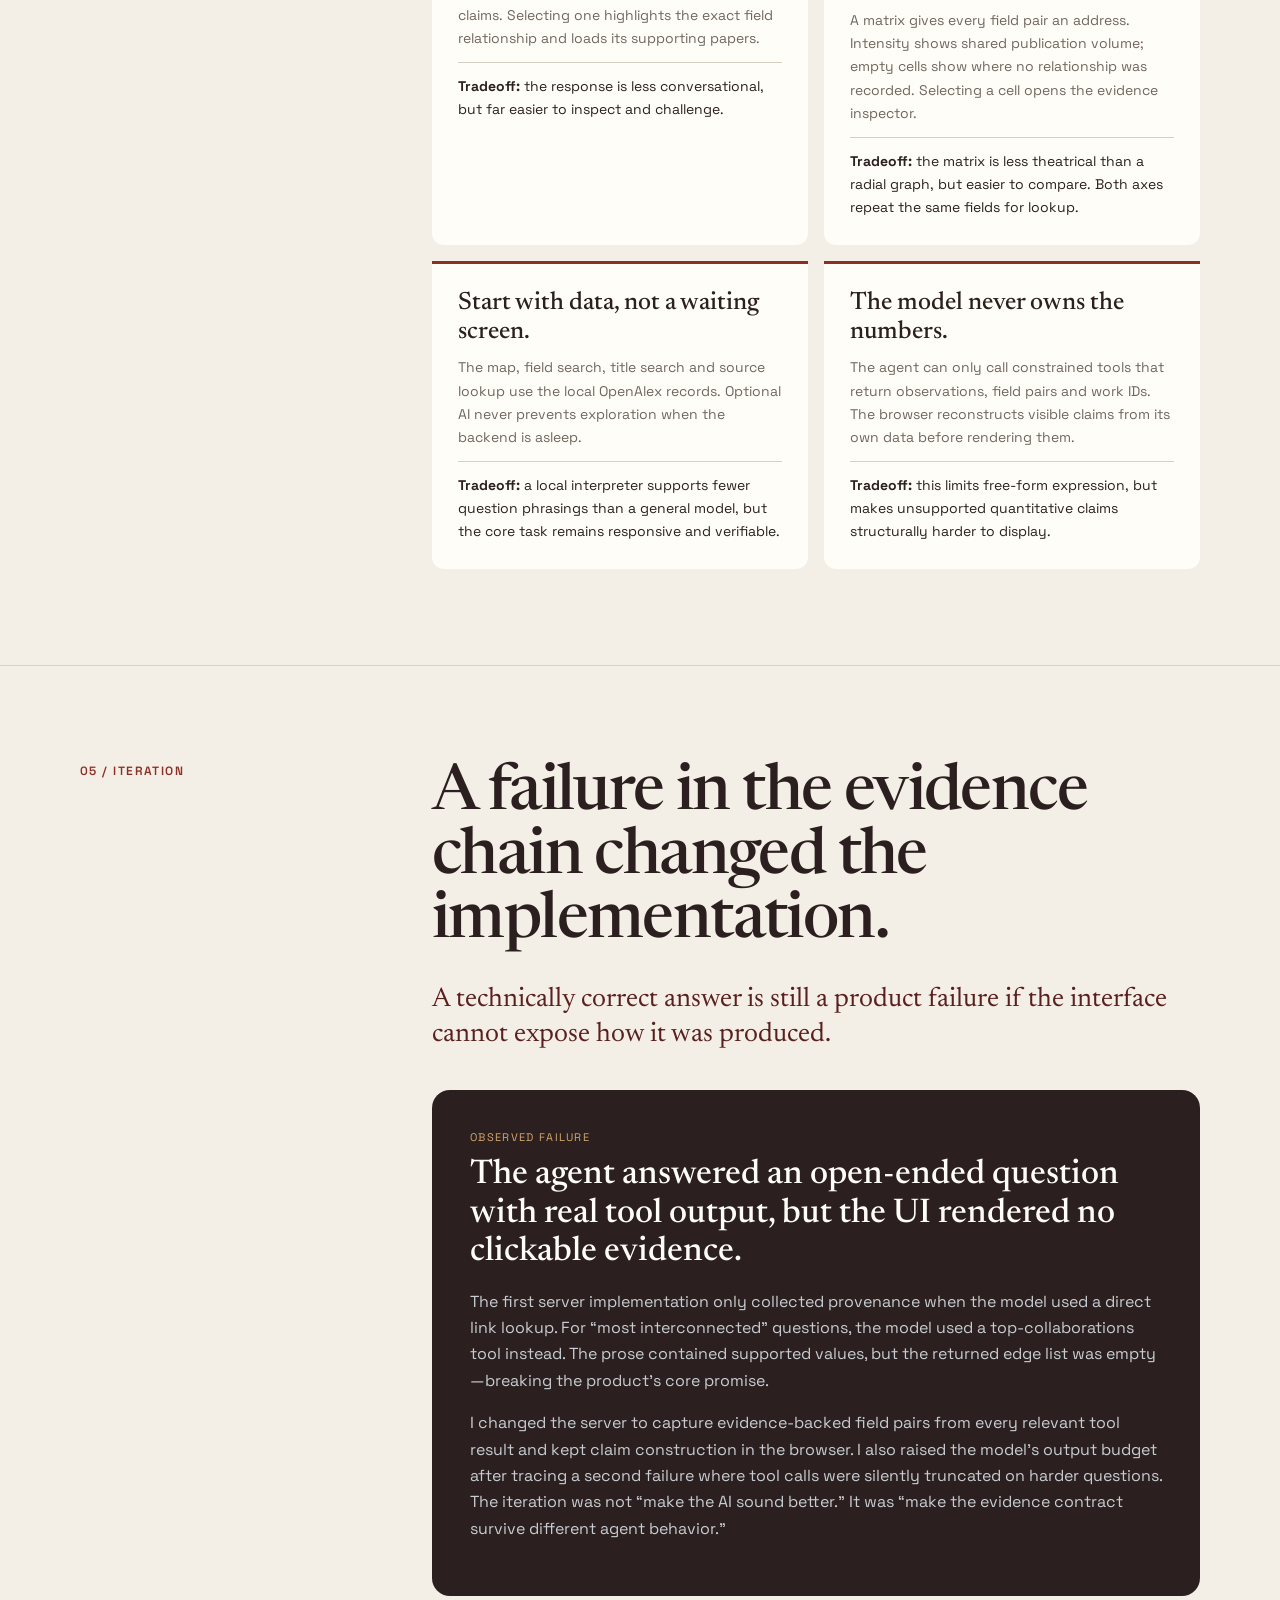
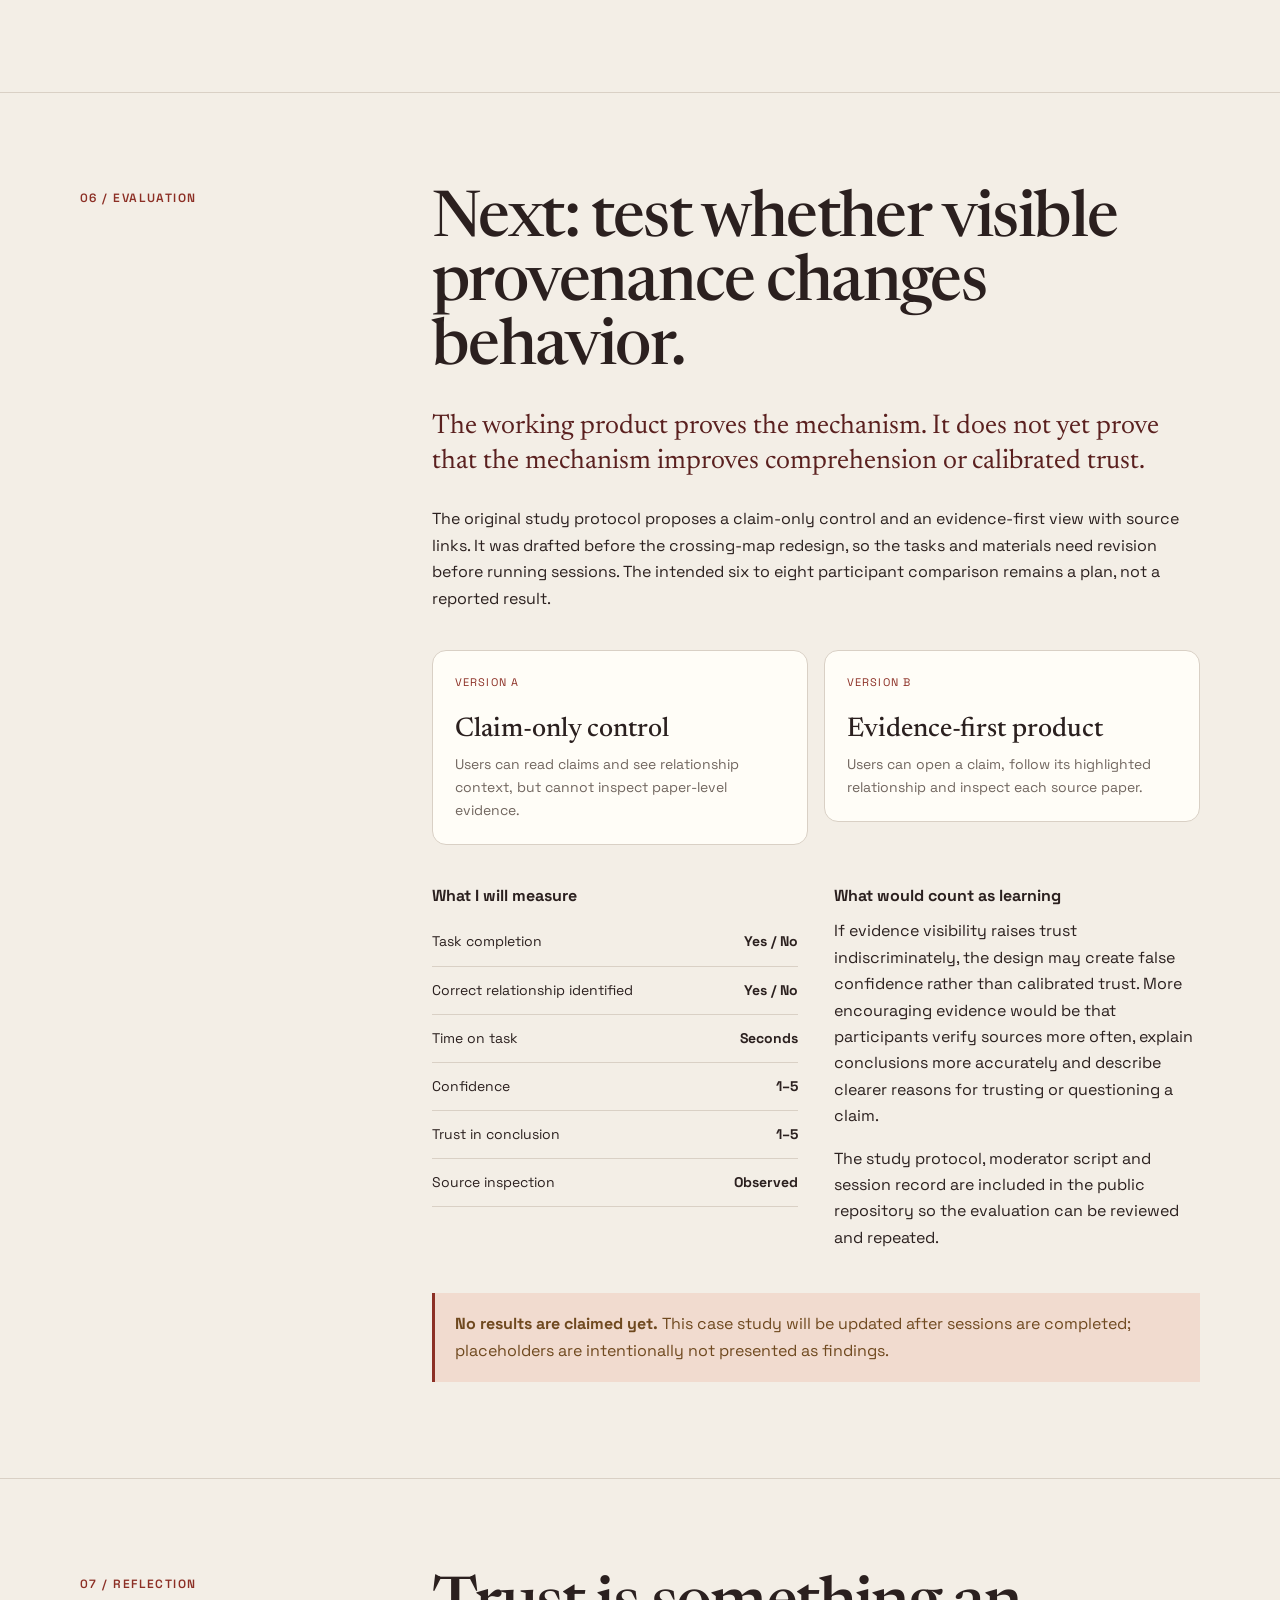
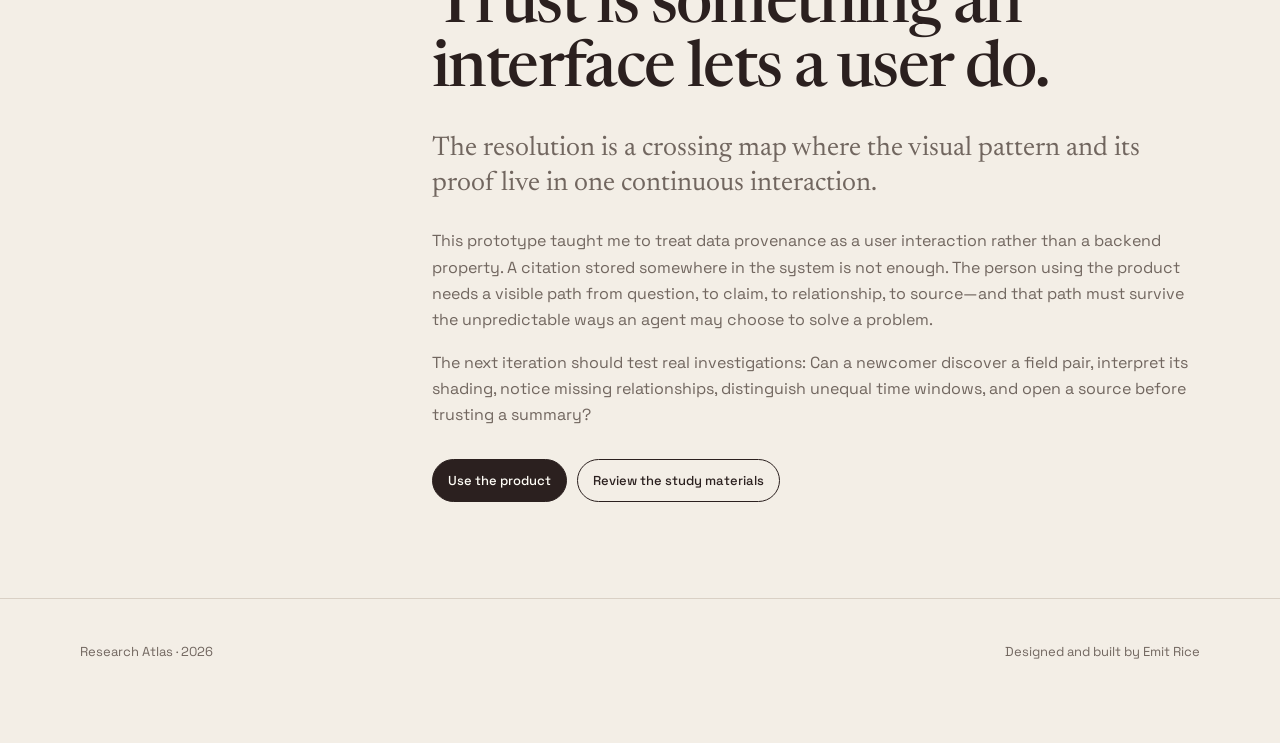
<file: web/case-study.html>
<!doctype html>
<html lang="en">
<head>
<meta charset="utf-8">
<meta name="viewport" content="width=device-width, initial-scale=1">
<meta name="description" content="The design process behind Research Atlas: an evidence-first map of relationships between research fields and source publications.">
<title>Research Atlas — Designing a Crossing Map</title>
<link rel="preconnect" href="https://fonts.googleapis.com">
<link rel="preconnect" href="https://fonts.gstatic.com" crossorigin>
<link href="https://fonts.googleapis.com/css2?family=Newsreader:ital,opsz,wght@0,6..72,400;0,6..72,500;1,6..72,400&family=Space+Grotesk:wght@400;500;600&display=swap" rel="stylesheet">
<style>
:root{
  --paper:#f3eee6;--panel:#fffdf7;--ink:#2b201f;--muted:#71665f;--line:#d9d0c5;
  --accent:#8c2f25;--accent-soft:#f1dbcf;--blue:#5a201f;--sans:"Space Grotesk",system-ui,sans-serif;
  --serif:"Newsreader",Georgia,serif
}
*{box-sizing:border-box}
html{scroll-behavior:smooth}
body{margin:0;background:var(--paper);color:var(--ink);font:16px/1.65 var(--sans);-webkit-font-smoothing:antialiased}
a{color:inherit}
.wrap{width:min(1120px,calc(100% - 40px));margin:auto}
nav{height:68px;display:flex;align-items:center;justify-content:space-between;border-bottom:1px solid var(--line)}
nav a{text-decoration:none;font-size:13px}
.brand{font-weight:600}
.navlinks{display:flex;gap:20px;color:var(--muted)}
.hero{padding:96px 0 72px;display:grid;grid-template-columns:minmax(0,1.45fr) minmax(260px,.55fr);gap:72px;align-items:end}
.eyebrow{color:var(--accent);font-size:12px;font-weight:600;letter-spacing:.13em;text-transform:uppercase;margin-bottom:18px}
h1,h2,h3,p{margin-top:0}
h1{font:500 clamp(52px,8vw,104px)/.91 var(--serif);letter-spacing:-.045em;margin-bottom:28px;max-width:900px}
.deck{font:400 clamp(21px,2.4vw,31px)/1.25 var(--serif);max-width:780px;color:var(--blue);margin-bottom:0}
.meta{border-top:1px solid var(--line);padding-top:18px;display:grid;gap:18px}
.meta dt{font-size:11px;text-transform:uppercase;letter-spacing:.12em;color:var(--muted)}
.meta dd{margin:3px 0 0;font-size:14px}
.actions{display:flex;flex-wrap:wrap;gap:10px;margin-top:30px}
.button{display:inline-flex;align-items:center;justify-content:center;padding:10px 15px;border:1px solid var(--ink);border-radius:999px;text-decoration:none;font-size:13px;font-weight:500}
.button.primary{background:var(--ink);color:var(--panel)}
.stats{background:var(--ink);color:var(--panel);padding:32px 0}
.statgrid{display:grid;grid-template-columns:repeat(4,1fr)}
.stat{padding:8px 28px;border-right:1px solid #39424c}
.stat:first-child{padding-left:0}.stat:last-child{border:0}
.stat strong{display:block;font:500 clamp(30px,4vw,50px)/1 var(--serif)}
.stat span{display:block;margin-top:8px;color:#b9c0c6;font-size:12px}
section{padding:96px 0;border-bottom:1px solid var(--line)}
.section-grid{display:grid;grid-template-columns:280px 1fr;gap:72px}
.kicker{font-size:12px;color:var(--accent);font-weight:600;letter-spacing:.12em;text-transform:uppercase}
h2{font:500 clamp(36px,5vw,66px)/1 var(--serif);letter-spacing:-.025em;margin-bottom:28px}
h3{font-size:16px;margin-bottom:9px}
.lede{font:400 27px/1.3 var(--serif);color:var(--blue);max-width:780px}
.bodycopy{max-width:760px}
.bodycopy p{color:var(--muted)}
.quote{font:400 clamp(28px,4vw,48px)/1.13 var(--serif);padding:42px 0;color:var(--ink);max-width:930px}
.jobs{display:grid;grid-template-columns:repeat(3,1fr);gap:12px;margin-top:36px}
.card{background:var(--panel);border:1px solid var(--line);border-radius:14px;padding:22px}
.card .num{font-size:11px;color:var(--accent);letter-spacing:.1em;margin-bottom:24px}
.card p{margin:0;color:var(--muted);font-size:14px}
.flow{display:grid;grid-template-columns:repeat(6,1fr);gap:10px;margin-top:42px}
.flow div{position:relative;background:var(--panel);border:1px solid var(--line);padding:18px 14px;border-radius:10px;font-size:13px;text-align:center}
.flow div:not(:last-child):after{content:"→";position:absolute;right:-9px;top:18px;z-index:2;color:var(--accent)}
.prototype{margin-top:48px;background:#dfe3e7;border:1px solid var(--line);border-radius:18px;overflow:hidden}
.browserbar{height:42px;background:var(--panel);display:flex;align-items:center;gap:7px;padding:0 14px;border-bottom:1px solid var(--line)}
.dot{width:8px;height:8px;border:1px solid #9ba3aa;border-radius:50%}
.prototype iframe{display:block;width:100%;height:840px;border:0;background:#f3eee6}
.caption{font-size:12px;color:var(--muted);margin-top:12px}
.decisions{display:grid;grid-template-columns:repeat(2,1fr);gap:16px;margin-top:42px}
.decision{background:var(--panel);border-top:3px solid var(--accent);padding:26px;border-radius:0 0 12px 12px}
.decision h3{font:500 25px/1.15 var(--serif)}
.decision p{font-size:14px;color:var(--muted);margin-bottom:12px}
.decision .tradeoff{border-top:1px solid var(--line);padding-top:12px;margin:0;color:var(--ink)}
.failure{background:var(--ink);color:var(--panel);border-radius:18px;padding:38px;margin-top:38px}
.failure .label{color:#d5a66e;font-size:11px;letter-spacing:.12em;text-transform:uppercase}
.failure h3{font:500 34px/1.12 var(--serif);max-width:720px;margin:10px 0 18px}
.failure p{color:#c7cdd2;max-width:760px}
.compare{display:grid;grid-template-columns:1fr 1fr;gap:16px;margin-top:38px}
.compare a{display:block;text-decoration:none}
.compare .card{transition:transform .15s,border-color .15s}
.compare .card:hover{transform:translateY(-2px);border-color:var(--accent)}
.mode{font:500 27px/1.1 var(--serif);margin-bottom:8px}
.plan{display:grid;grid-template-columns:1fr 1fr;gap:36px;margin-top:38px}
.measure{display:grid;grid-template-columns:1fr auto;gap:12px;padding:12px 0;border-bottom:1px solid var(--line);font-size:14px}
.status{display:inline-block;background:var(--accent-soft);color:var(--accent);border-radius:999px;padding:4px 9px;font-size:11px;font-weight:600}
.note{background:var(--accent-soft);border-left:3px solid var(--accent);padding:18px 20px;color:#6f491f;margin-top:26px}
footer{padding:42px 0 80px;display:flex;justify-content:space-between;color:var(--muted);font-size:13px}
@media(max-width:820px){
  .hero,.section-grid{grid-template-columns:1fr;gap:32px}.hero{padding-top:60px}.statgrid{grid-template-columns:1fr 1fr}
  .stat{border-bottom:1px solid #39424c}.jobs,.decisions,.plan,.compare{grid-template-columns:1fr}
  .flow{grid-template-columns:1fr 1fr}.flow div:after{display:none}.prototype iframe{height:680px}
}
@media(max-width:520px){.wrap{width:min(100% - 24px,1120px)}.navlinks a:first-child{display:none}.stats .stat{padding:18px 12px}.stat:first-child{padding-left:12px}.prototype iframe{height:760px}section{padding:70px 0}}
@media(prefers-reduced-motion:reduce){html{scroll-behavior:auto}.compare .card{transition:none}}
</style>
</head>
<body>
<div class="wrap">
  <nav>
    <a class="brand" href="case-study.html">Research Atlas / Design process</a>
    <div class="navlinks"><a href="#decisions">Decisions</a><a href="#evaluation">Evaluation</a><a href="index.html">Open product ↗</a></div>
  </nav>
</div>

<header class="wrap hero">
  <div>
    <div class="eyebrow">Product design · Human–AI interaction · Data systems</div>
    <h1>Finding the work between fields.</h1>
    <p class="deck">I designed a searchable atlas that reveals where disciplines overlap, then lets a user trace every relationship back to its source papers.</p>
    <div class="actions"><a class="button primary" href="index.html">Try the live product</a><a class="button" href="https://github.com/Epple3k/fsu-research-atlas-2">View the code</a></div>
  </div>
  <dl class="meta">
    <div><dt>My role</dt><dd>Product design, interaction design, data modeling, frontend and agent architecture</dd></div>
    <div><dt>Scope</dt><dd>Independent prototype · 2026</dd></div>
    <div><dt>Data source</dt><dd>OpenAlex · FSU works from 2018–2026</dd></div>
    <div><dt>Current status</dt><dd><span class="status">Working prototype · evaluation prepared</span></dd></div>
  </dl>
</header>

<div class="stats">
  <div class="wrap statgrid">
    <div class="stat"><strong>38,607</strong><span>FSU research works indexed</span></div>
    <div class="stat"><strong>24,204</strong><span>interdisciplinary works</span></div>
    <div class="stat"><strong>26</strong><span>research fields</span></div>
    <div class="stat"><strong>279</strong><span>cross-field relationships</span></div>
  </div>
</div>

<main>
<section>
  <div class="wrap section-grid">
    <div class="kicker">01 / The problem</div>
    <div class="bodycopy">
      <h2>Research lives in papers. Its patterns live between them.</h2>
      <p class="lede">38,607 publications are easy to count and difficult to understand together. A strategist often needs to discover the connections between fields before knowing which papers to search for.</p>
      <p>Existing publication databases are useful when the user already knows what paper, author or subject to search for. They are less useful for exploratory questions: Which fields are becoming more interdisciplinary? Where are strong connections forming? What evidence supports that conclusion?</p>
      <p>A conventional node-link graph adds a second difficulty: with 26 fields and 279 relationships, a weave of arcs can still be hard to compare. Putting conversational AI on top introduces a third difficulty: a fluent answer may hide its evidentiary trail.</p>
      <div class="quote">How might someone notice an unexpected intersection, understand how substantial it is, and inspect the actual work, all within a single line of inquiry?</div>
      <h3>Provisional primary user</h3>
      <p>A university research strategist investigating cross-disciplinary activity before deciding where to focus outreach or further analysis. This user definition is a design hypothesis until interviews with research-adjacent users are completed.</p>
      <div class="jobs">
        <div class="card"><div class="num">JOB 01</div><p>Identify a relationship worth investigating without scanning thousands of papers.</p></div>
        <div class="card"><div class="num">JOB 02</div><p>Understand whether a claim describes current volume, change over time or interpretation.</p></div>
        <div class="card"><div class="num">JOB 03</div><p>Inspect the exact papers behind a conclusion before acting on it.</p></div>
      </div>
    </div>
  </div>
</section>

<section>
  <div class="wrap section-grid">
    <div class="kicker">02 / Hypothesis</div>
    <div class="bodycopy">
      <h2>Make the relationship the unit of discovery.</h2>
      <p class="lede">The useful unit here is not a single paper or a floating node. It is a crossing: two research fields sharing a documented set of works.</p>
      <p>The visual system should let a user perceive the landscape before asking a question, then move from field to crossing to actual publications without losing context. A matrix uses negative space to show missing links as clearly as strong ones; optional AI helps phrase questions but does not supply unverified counts.</p>
      <div class="flow" aria-label="Product workflow">
        <div>Scan crossings</div><div>Find a field</div><div>Select a pair</div><div>Compare windows</div><div>Inspect papers</div><div>Question the pattern</div>
      </div>
    </div>
  </div>
</section>

<section>
  <div class="wrap">
    <div class="kicker">03 / Working product</div>
    <h2>From crossing map to source record.</h2>
    <p class="lede">This is the real data-backed instrument. Darker intersections contain more shared publications. Switch to a time-window comparison, search a discipline or paper title, and select a crossing to inspect its source records.</p>
    <div class="prototype">
      <div class="browserbar" aria-hidden="true"><span class="dot"></span><span class="dot"></span><span class="dot"></span></div>
      <iframe src="index.html?caseStudyEmbed=1" title="Interactive Research Atlas: select field crossings and inspect source papers" loading="lazy"></iframe>
    </div>
    <p class="caption">If the embedded view feels tight, <a href="index.html">open the prototype full-screen</a>. The interface falls back to a deterministic interpreter if the hosted AI service is waking or unavailable.</p>
  </div>
</section>

<section id="decisions">
  <div class="wrap section-grid">
    <div class="kicker">04 / Design decisions</div>
    <div>
      <h2>Why a crossing field instead of a network tangle?</h2>
      <p class="lede">The old radial graph looked interconnected but made differences hard to judge. A field-by-field matrix turns “how much do these two areas overlap?” into a direct visual lookup.</p>
      <div class="decisions">
        <article class="decision">
          <h3>Claims are objects, not prose.</h3>
          <p>An AI answer is decomposed into selectable claims. Selecting one highlights the exact field relationship and loads its supporting papers.</p>
          <p class="tradeoff"><strong>Tradeoff:</strong> the response is less conversational, but far easier to inspect and challenge.</p>
        </article>
        <article class="decision">
          <h3>One square, one inspectable crossing.</h3>
          <p>A matrix gives every field pair an address. Intensity shows shared publication volume; empty cells show where no relationship was recorded. Selecting a cell opens the evidence inspector.</p>
          <p class="tradeoff"><strong>Tradeoff:</strong> the matrix is less theatrical than a radial graph, but easier to compare. Both axes repeat the same fields for lookup.</p>
        </article>
        <article class="decision">
          <h3>Start with data, not a waiting screen.</h3>
          <p>The map, field search, title search and source lookup use the local OpenAlex records. Optional AI never prevents exploration when the backend is asleep.</p>
          <p class="tradeoff"><strong>Tradeoff:</strong> a local interpreter supports fewer question phrasings than a general model, but the core task remains responsive and verifiable.</p>
        </article>
        <article class="decision">
          <h3>The model never owns the numbers.</h3>
          <p>The agent can only call constrained tools that return observations, field pairs and work IDs. The browser reconstructs visible claims from its own data before rendering them.</p>
          <p class="tradeoff"><strong>Tradeoff:</strong> this limits free-form expression, but makes unsupported quantitative claims structurally harder to display.</p>
        </article>
      </div>
    </div>
  </div>
</section>

<section>
  <div class="wrap section-grid">
    <div class="kicker">05 / Iteration</div>
    <div>
      <h2>A failure in the evidence chain changed the implementation.</h2>
      <p class="lede">A technically correct answer is still a product failure if the interface cannot expose how it was produced.</p>
      <div class="failure">
        <div class="label">Observed failure</div>
        <h3>The agent answered an open-ended question with real tool output, but the UI rendered no clickable evidence.</h3>
        <p>The first server implementation only collected provenance when the model used a direct link lookup. For “most interconnected” questions, the model used a top-collaborations tool instead. The prose contained supported values, but the returned edge list was empty—breaking the product’s core promise.</p>
        <p>I changed the server to capture evidence-backed field pairs from every relevant tool result and kept claim construction in the browser. I also raised the model’s output budget after tracing a second failure where tool calls were silently truncated on harder questions. The iteration was not “make the AI sound better.” It was “make the evidence contract survive different agent behavior.”</p>
      </div>
    </div>
  </div>
</section>

<section id="evaluation">
  <div class="wrap section-grid">
    <div class="kicker">06 / Evaluation</div>
    <div>
      <h2>Next: test whether visible provenance changes behavior.</h2>
      <p class="lede">The working product proves the mechanism. It does not yet prove that the mechanism improves comprehension or calibrated trust.</p>
      <p>The original study protocol proposes a claim-only control and an evidence-first view with source links. It was drafted before the crossing-map redesign, so the tasks and materials need revision before running sessions. The intended six to eight participant comparison remains a plan, not a reported result.</p>
      <div class="compare">
        <a href="index.html?study=control"><div class="card"><div class="num">VERSION A</div><div class="mode">Claim-only control</div><p>Users can read claims and see relationship context, but cannot inspect paper-level evidence.</p></div></a>
        <a href="index.html?study=full"><div class="card"><div class="num">VERSION B</div><div class="mode">Evidence-first product</div><p>Users can open a claim, follow its highlighted relationship and inspect each source paper.</p></div></a>
      </div>
      <div class="plan">
        <div>
          <h3>What I will measure</h3>
          <div class="measure"><span>Task completion</span><strong>Yes / No</strong></div>
          <div class="measure"><span>Correct relationship identified</span><strong>Yes / No</strong></div>
          <div class="measure"><span>Time on task</span><strong>Seconds</strong></div>
          <div class="measure"><span>Confidence</span><strong>1–5</strong></div>
          <div class="measure"><span>Trust in conclusion</span><strong>1–5</strong></div>
          <div class="measure"><span>Source inspection</span><strong>Observed</strong></div>
        </div>
        <div>
          <h3>What would count as learning</h3>
          <p>If evidence visibility raises trust indiscriminately, the design may create false confidence rather than calibrated trust. More encouraging evidence would be that participants verify sources more often, explain conclusions more accurately and describe clearer reasons for trusting or questioning a claim.</p>
          <p>The study protocol, moderator script and session record are included in the public repository so the evaluation can be reviewed and repeated.</p>
        </div>
      </div>
      <div class="note"><strong>No results are claimed yet.</strong> This case study will be updated after sessions are completed; placeholders are intentionally not presented as findings.</div>
    </div>
  </div>
</section>

<section>
  <div class="wrap section-grid">
    <div class="kicker">07 / Reflection</div>
    <div class="bodycopy">
      <h2>Trust is something an interface lets a user do.</h2>
      <p class="lede">The resolution is a crossing map where the visual pattern and its proof live in one continuous interaction.</p>
      <p>This prototype taught me to treat data provenance as a user interaction rather than a backend property. A citation stored somewhere in the system is not enough. The person using the product needs a visible path from question, to claim, to relationship, to source—and that path must survive the unpredictable ways an agent may choose to solve a problem.</p>
      <p>The next iteration should test real investigations: Can a newcomer discover a field pair, interpret its shading, notice missing relationships, distinguish unequal time windows, and open a source before trusting a summary?</p>
      <div class="actions"><a class="button primary" href="index.html">Use the product</a><a class="button" href="https://github.com/Epple3k/fsu-research-atlas-2/tree/main/docs">Review the study materials</a></div>
    </div>
  </div>
</section>
</main>

<footer class="wrap"><span>Research Atlas · 2026</span><span>Designed and built by Emit Rice</span></footer>
</body>
</html>
</file>
<file: web/atlas.css>
/* Research Atlas / Crossings — a data-first visual instrument */
:root{
  --ground:#f3eee6; --panel:#fffdf7; --line:#d9d0c5; --line-strong:#a99d92;
  --ink:#2b201f; --muted:#71665f; --faint:#8d8178;
  --evidence:#8c2f25; --evidence-soft:#f1dbcf;
  --wine:#5a201f; --coral:#f4ab78; --cream:#fff5e8;
  --sans:"Space Grotesk",system-ui,sans-serif; --serif:"Newsreader",Georgia,serif;
}
html,body{height:auto;min-height:100%;scroll-behavior:smooth}
body{background:var(--ground);font-family:var(--sans);color:var(--ink)}
button,input{font:inherit}
button{cursor:pointer}
button:focus-visible,a:focus-visible,input:focus-visible{outline:2px solid var(--evidence)!important;outline-offset:3px}
.app{display:block;width:100%;height:auto;max-height:none;min-height:100vh;overflow:visible;opacity:1;background:var(--ground)}
.app.app-locked{visibility:hidden;opacity:0}
/* Compact editorial masthead: the research map stays the focal point. */
header.atlas-header{
  display:flex;align-items:center;justify-content:space-between;gap:22px;
  padding:17px clamp(18px,2.4vw,36px) 16px;
  background:var(--panel);color:var(--ink);border-bottom:1px solid var(--line);
}
.atlas-brand{display:flex;align-items:baseline;gap:20px;flex-wrap:wrap;min-width:0}
header.atlas-header h1.atlas-wordmark{
  margin:0;font-family:var(--serif);font-size:clamp(34px,3.25vw,46px);
  font-weight:400;line-height:.98;letter-spacing:-.045em;white-space:nowrap;color:var(--ink);
}
.atlas-wordmark em{font-weight:400;font-style:italic;color:var(--wine)}
.atlas-edition{
  font-family:var(--sans);font-size:10px;font-weight:500;
  line-height:1.4;letter-spacing:.035em;color:var(--muted);
}
.atlas-header-actions{display:flex;align-items:center;justify-content:flex-end;gap:22px;flex-shrink:0}
.atlas-method{
  font-family:var(--sans);font-size:11px;font-weight:500;line-height:1.4;
  color:var(--wine);text-decoration:none;border-bottom:1px solid transparent;white-space:nowrap;
}
.atlas-method:hover,.atlas-method:focus-visible{border-color:currentColor}
.agent-pill{
  display:inline-flex;align-items:center;gap:7px;padding:0;border:0;border-radius:0;
  background:transparent;color:var(--muted);font-family:var(--sans);font-size:10px;
  line-height:1.4;white-space:nowrap;
}
.agent-pill:before{content:"";display:block;width:6px;height:6px;border-radius:50%;background:var(--line-strong);flex-shrink:0}
.agent-pill.badge-live{background:transparent;color:var(--muted)}
.agent-pill.badge-live:before{background:#4d806a}
@media(max-width:900px){
  .atlas-brand{gap:8px 16px}
  .atlas-header-actions{gap:14px}
}
@media(max-width:620px){
  header.atlas-header{align-items:flex-start;gap:12px;padding:15px 16px 13px}
  .atlas-brand{flex-direction:column;align-items:flex-start;gap:4px}
  header.atlas-header h1.atlas-wordmark{font-size:clamp(29px,7vw,37px)}
  .atlas-edition{font-size:9px}
  .atlas-header-actions{flex-direction:column;align-items:flex-end;gap:7px;padding-top:2px}
  .agent-pill{font-size:9px}
  .atlas-method{font-size:10px}
}
.micro-label{font-size:10px;line-height:1.4;letter-spacing:.1em;text-transform:uppercase;font-weight:600;color:var(--evidence)}
.atlas-search-zone{padding:13px clamp(18px,2.4vw,36px) 11px;background:var(--panel);border-bottom:1px solid var(--line);position:relative;z-index:8}
.search-topline{display:flex;align-items:center;justify-content:space-between;margin:0 0 6px}
.search-topline label{font-size:11px;line-height:1.2;color:var(--muted);font-weight:600}
.ask{padding:0;border:0;position:relative;max-width:none}
.ask-row{gap:0;display:flex;max-width:1160px}
.ask input{min-width:0;flex:1;font-size:14px;padding:10px 13px;border-radius:0;border:1px solid var(--line-strong);background:var(--ground);color:var(--ink)}
.ask input::placeholder{color:#877e78}
.ask button#go{background:var(--wine);font-size:11px;text-transform:uppercase;font-weight:600;letter-spacing:.06em;border-radius:0;padding:0 20px;color:var(--cream)}
.ask button#go:hover{background:#87362a}
.chips{display:flex;gap:5px;flex-wrap:wrap;margin-top:7px}
.chip{border:1px solid var(--line);background:transparent;color:var(--muted);border-radius:0;font-size:10px;padding:4px 8px;letter-spacing:0}
.chip:hover{background:var(--wine);color:var(--cream);border-color:var(--wine)}
.search-results{position:absolute;left:0;right:0;top:100%;padding:12px;background:var(--panel);border:1px solid var(--line-strong);box-shadow:0 18px 48px #341e1926;z-index:30;max-height:365px;overflow:auto}
.search-results[hidden]{display:none}
.search-group{font-size:10px;font-weight:600;color:var(--evidence);text-transform:uppercase;letter-spacing:.12em;padding:10px 8px 5px}
.search-hit{display:flex;justify-content:space-between;align-items:center;gap:14px;width:100%;text-align:left;border:0;border-bottom:1px solid var(--line);background:transparent;color:var(--ink);padding:11px 8px;font-size:14px}
.search-hit:hover,.search-hit:focus-visible{background:#f6e9dd}
.search-hit small{font-size:10px;color:var(--muted);flex:none;text-transform:uppercase;letter-spacing:.04em}
.search-empty{font-size:13px;padding:10px;color:var(--muted)}
.atlas-signals{display:grid;grid-template-columns:repeat(3,minmax(0,1fr));background:#f0e8df;color:var(--ink);border-bottom:1px solid var(--line-strong)}
.signal{display:flex;align-items:baseline;gap:8px;flex-wrap:wrap;text-align:left;border:0;border-right:1px solid var(--line);padding:10px clamp(14px,2.4vw,36px);min-width:0;min-height:0;background:transparent;color:inherit;line-height:1.2}
.signal:last-child{border-right:0}.signal:hover{background:#e9dacf}
.signal span{color:var(--evidence);font-size:10px;letter-spacing:.03em;text-transform:uppercase;font-weight:600;white-space:nowrap}
.signal strong{font-size:12px;letter-spacing:-.015em;line-height:1.25;margin:0;min-width:0;overflow:hidden;text-overflow:ellipsis;white-space:nowrap;max-width:100%;font-weight:600}
.signal small{font-size:10px;color:var(--muted);white-space:nowrap}
.atlas-main{display:grid;grid-template-columns:minmax(0,1fr) minmax(340px,33%);align-items:start;min-height:710px}
.stage.atlas-map{overflow:visible;padding:clamp(16px,2vw,28px);min-height:770px;position:relative}
.map-header{display:flex;justify-content:space-between;align-items:flex-start;gap:20px;margin-bottom:10px}
.map-header h2{font-family:var(--serif);font-size:clamp(27px,2.6vw,42px);font-weight:400;line-height:1;margin:5px 0 0;letter-spacing:-.025em}
.mode-switch{display:flex;border:1px solid var(--wine);flex-shrink:0}
.mode-switch button{border:0;border-right:1px solid var(--wine);background:transparent;color:var(--wine);padding:11px 14px;font-size:11px}
.mode-switch button:last-child{border:0}
.mode-switch button.is-active{background:var(--wine);color:var(--cream)}
.map-subhead{display:flex;align-items:start;justify-content:space-between;gap:12px;font-size:11px;line-height:1.4;color:var(--muted);margin:8px 0 12px}
.map-subhead strong{color:var(--wine);font-weight:600}
.matrix-shell{border:1px solid var(--line-strong);background:var(--panel);padding:16px 16px 14px;position:relative;overflow:hidden}
.matrix-scroll{overflow:auto;max-width:100%;scrollbar-color:#ae9584 transparent;overscroll-behavior-x:contain}
.atlas-matrix{--cell:26px;--row-name:184px;--column-label:112px;display:grid;grid-template-columns:var(--row-name) repeat(26,var(--cell));grid-template-rows:var(--column-label) repeat(26,var(--cell));gap:2px;width:max-content;margin:0 auto;position:relative}
.matrix-corner{align-self:end;display:flex;flex-direction:column;justify-content:end;padding:0 14px 10px 0;color:var(--evidence);font-size:10px;font-weight:600;letter-spacing:.11em;text-transform:uppercase;line-height:1.7}
.matrix-col{font-size:9px;text-align:left;writing-mode:vertical-rl;transform:rotate(180deg);padding:6px 0;background:transparent;border:0;border-bottom:1px solid #e5d4ca;color:#776861;overflow:hidden;white-space:nowrap;text-overflow:ellipsis;min-width:0}
.matrix-col:hover,.matrix-row:hover,.matrix-col.is-focused,.matrix-row.is-focused{color:var(--evidence);font-weight:600}
.matrix-row{font-size:10px;white-space:nowrap;overflow:hidden;text-overflow:ellipsis;background:transparent;border:0;text-align:right;padding-right:11px;color:#65554e;min-width:0}
.matrix-cell{width:var(--cell);height:var(--cell);padding:0;min-width:0;display:block;border:0;outline-offset:0!important;background:#f3ece6;position:relative;transition:filter .15s,box-shadow .15s,opacity .15s}
.matrix-cell.has-data{background:rgba(130,39,31,var(--strength));cursor:crosshair}
.matrix-cell.is-negative.has-data{background:rgba(51,98,119,var(--strength))}
.matrix-cell.is-unknown.has-data{background:#cfc8bd}
.matrix-cell.is-self{background:#e5dcd4}
.matrix-cell:hover.has-data,.matrix-cell:focus-visible{box-shadow:inset 0 0 0 2px #240a06,0 0 0 2px #edb996;z-index:2}
.matrix-cell.is-selected{box-shadow:inset 0 0 0 3px #30100e,0 0 0 2px #f4a46e!important;z-index:3;filter:saturate(1.4)}
.matrix-cell.is-dimmed{opacity:.20}
.matrix-cell.is-focused.has-data{filter:brightness(.86)}
.map-legend{display:flex;gap:15px;align-items:center;justify-content:space-between;flex-wrap:wrap;padding-top:12px;font-size:11px;color:var(--muted)}
.map-legend .swatches{display:flex;align-items:center;gap:3px}
.map-legend .swatches i{width:15px;height:11px;display:block}
.map-legend em{font-style:normal;color:var(--wine);font-weight:600}
.map-method{display:flex;justify-content:space-between;gap:20px;border-top:1px solid var(--line);margin-top:16px;padding-top:13px;font-size:11px;color:var(--muted);line-height:1.5}
.map-method strong{color:var(--ink)}
.legacy-net{display:none!important}
.stage .tooltip{display:none}
.panel.atlas-inspector{display:block;background:var(--panel);border:0;border-left:1px solid var(--line-strong);position:sticky;top:0;min-width:0;min-height:700px;max-height:100vh;overflow-y:auto}
.inspector-header{background:#ede3d7;border-bottom:1px solid var(--line);padding:21px 24px;display:flex;justify-content:space-between;align-items:center;gap:10px}
.inspector-header span{color:var(--evidence);font-size:10px;font-weight:600;letter-spacing:.1em;text-transform:uppercase}
.inspector-header small{color:var(--muted);font-size:10px}
.atlas-focus{padding:26px 24px 28px}
.focus-eyebrow{font-size:10px;color:var(--evidence);letter-spacing:.12em;font-weight:600;text-transform:uppercase;margin-bottom:13px}
.atlas-focus h2{font-family:var(--serif);font-size:clamp(32px,3.4vw,52px);font-weight:400;line-height:1.02;letter-spacing:-.03em;margin:0 0 18px;overflow-wrap:anywhere}
.atlas-focus .crossing-name{color:var(--evidence)}
.focus-count{display:flex;align-items:baseline;gap:12px;border-top:1px solid var(--line);border-bottom:1px solid var(--line);padding:19px 0}
.focus-count b{font-family:var(--serif);font-size:clamp(45px,5vw,72px);font-weight:400;line-height:1}
.focus-count span{font-size:12px;max-width:145px;color:var(--muted);line-height:1.4}
.focus-explainer{font-size:13px;line-height:1.55;color:var(--muted);margin:17px 0}
.focus-explainer strong{color:var(--ink)}
.focus-timeline{margin:23px 0}
.focus-timeline h3{font-size:10px;text-transform:uppercase;letter-spacing:.13em;margin:0 0 13px;color:var(--evidence)}
.timeline-row{display:grid;grid-template-columns:74px 1fr 50px;gap:10px;align-items:center;margin:9px 0;font-size:11px}
.timeline-track{height:18px;background:#ede4db;position:relative}
.timeline-fill{height:100%;background:#c3a8a1;min-width:2px}
.timeline-row:last-of-type .timeline-fill{background:var(--wine)}
.timeline-row strong{text-align:right}
.timeline-caveat{font-size:10px;color:var(--muted);line-height:1.4}
.partner-list{margin-top:24px}
.partner-list h3{font-size:11px;text-transform:uppercase;letter-spacing:.09em;color:var(--evidence)}
.partner-link{width:100%;display:flex;justify-content:space-between;align-items:center;gap:20px;background:transparent;border:0;border-top:1px solid var(--line);padding:12px 0;text-align:left;color:var(--ink);font-size:12px}
.partner-link:hover{color:var(--evidence)}
.partner-link strong{font-size:11px;flex:none}
.inspector-sources{border-top:2px solid var(--wine);padding:23px 24px 35px}
.inspector-sources h3{font-family:var(--serif);font-size:32px;line-height:1;margin:0 0 8px;font-weight:400}
.inspector-sources p{font-size:11px;color:var(--muted);line-height:1.45;margin:0 0 13px}
.source-paper{display:block;text-decoration:none;color:var(--ink);padding:11px 0;border-top:1px solid var(--line)}
.source-paper:hover{color:var(--evidence)}
.source-paper b{display:block;font-weight:500;font-size:12px;line-height:1.4}
.source-paper small{display:block;margin-top:4px;color:var(--muted);font-size:10px}
.source-more{margin-top:12px;border:1px solid var(--wine);padding:10px 14px;background:transparent;color:var(--wine);font-size:11px}
.source-more:hover{background:var(--wine);color:white}
.question-results{margin:0 24px 24px;border-top:2px solid var(--line-strong)}
.question-results[hidden]{display:none}
.question-results .scroll{overflow:visible;padding:19px 0 20px}
.question-results .claim{border-radius:0;background:#f7f1e9}
.question-results .claim.active{background:#f3dfd2;border-color:var(--evidence)}
.question-results .interp{line-height:1.6}
.question-results .evidence{max-height:310px;overflow-y:auto}
.question-results .headline{font-size:15px}
.atlas-bottom{padding:24px clamp(20px,3vw,52px) 35px;display:flex;justify-content:space-between;align-items:end;gap:24px;background:var(--wine);color:var(--cream)}
.atlas-bottom strong{font-family:var(--serif);font-size:22px;font-weight:400}
.atlas-bottom p{font-size:11px;line-height:1.6;color:#f0c7ba;max-width:760px;margin:7px 0 0}
.atlas-bottom a{font-size:12px;color:inherit;white-space:nowrap}
.atlas-meta{font-size:10px;color:#ead1c2;letter-spacing:.02em}
.boot-gate{background:var(--ground)}
.boot-copy h1{color:var(--wine)}
.boot-kicker{color:var(--evidence)}
@media (min-width:1650px){.atlas-matrix{--cell:30px;--row-name:210px}}
@media (max-width:1200px){.atlas-main{grid-template-columns:minmax(0,1fr) minmax(310px,36%)}.atlas-matrix{--cell:23px;--row-name:165px}}
@media (max-width:1000px){.atlas-main{grid-template-columns:1fr}.panel.atlas-inspector{position:static;max-height:none;min-height:0;border-left:0;border-top:2px solid var(--wine)}.stage.atlas-map{min-height:0}.atlas-matrix{--cell:25px;--row-name:175px}}
@media (max-width:680px){.atlas-signals{grid-template-columns:1fr}.signal{min-height:0;padding:7px 18px;border-right:0;border-bottom:1px solid var(--line)}.atlas-header-right{gap:10px}.atlas-map{padding:18px!important}.mode-switch button{font-size:10px;padding:8px}.map-header{flex-direction:column}.atlas-matrix{--cell:22px;--row-name:140px;--column-label:97px}.matrix-shell{padding:10px}.atlas-bottom{flex-direction:column;align-items:start}.search-topline{margin-bottom:6px}.ask button#go{padding:0 14px}}
@media (prefers-reduced-motion:reduce){.matrix-cell{transition:none}.boot-track span{animation:none}}
/* Embedded portfolio previews show the real data instrument, not the landing copy. */
body.is-portfolio-preview .atlas-search-zone,
body.is-portfolio-preview .atlas-signals,
body.is-portfolio-preview .atlas-inspector,
body.is-portfolio-preview .atlas-bottom{display:none!important}
body.is-portfolio-preview header.atlas-header{padding:10px 20px}
body.is-portfolio-preview header.atlas-header h1.atlas-wordmark{font-size:clamp(27px,4.5vw,43px)}
body.is-portfolio-preview .atlas-edition,
body.is-portfolio-preview .atlas-header-actions{display:none}
body.is-portfolio-preview .atlas-main{display:block;min-height:0}
body.is-portfolio-preview .stage.atlas-map{padding:18px 22px!important;min-height:0}
body.is-portfolio-preview .atlas-matrix{--cell:27px;--row-name:172px}
body.is-portfolio-preview .matrix-shell{max-height:calc(100vh - 185px);overflow:hidden}
body.is-portfolio-preview .map-header{margin-bottom:8px}
body.is-portfolio-preview .map-header h2{font-size:32px}
body.is-portfolio-preview .map-method{display:none}

/* A compact but fully interactive case-study embed, unlike passive thumbnails. */
body.is-case-study-embed .atlas-signals{display:none}
body.is-case-study-embed header.atlas-header{padding:12px 20px}
body.is-case-study-embed header.atlas-header h1.atlas-wordmark{font-size:clamp(30px,3vw,40px)}
body.is-case-study-embed .atlas-edition,
body.is-case-study-embed .agent-pill{display:none}
body.is-case-study-embed .atlas-search-zone{padding-top:10px;padding-bottom:10px}
body.is-case-study-embed .stage.atlas-map{padding:20px!important}
body.is-case-study-embed .atlas-bottom{display:none}
body.is-case-study-embed .atlas-matrix{--cell:22px;--row-name:155px}
body.is-case-study-embed .map-header h2{font-size:32px}

/* Override the old prototype's broad .ask button rule. */
.ask .chip{font-family:var(--sans);font-size:10px;font-weight:500;color:var(--muted);background:transparent;border:1px solid var(--line);border-radius:0;padding:4px 8px;cursor:pointer}
.ask .chip:hover,.ask .chip:focus-visible{background:var(--wine);border-color:var(--wine);color:var(--cream)}
.ask .search-hit{display:flex;align-items:center;justify-content:space-between;gap:14px;width:100%;font-family:var(--sans);text-align:left;font-size:14px;font-weight:400;color:var(--ink);background:transparent;border:0;border-bottom:1px solid var(--line);border-radius:0;padding:11px 8px}
.ask .search-hit:hover,.ask .search-hit:focus-visible{background:#f6e9dd}


/* Quiet instrument layout: one search row, one map, one evidence inspector. */
.sr-only{position:absolute!important;width:1px;height:1px;padding:0;margin:-1px;overflow:hidden;clip:rect(0,0,0,0);white-space:nowrap;border:0}
.boot-gate{justify-content:center;align-items:center;text-align:center;padding:24px}
.boot-copy{padding:0}
.boot-copy h1{font-size:clamp(30px,5vw,44px);line-height:1.1}
.boot-copy p{font-size:12px}
.boot-track{margin:22px auto 0}
.atlas-search-zone{padding:18px clamp(18px,2.4vw,36px) 7px;border-bottom:0;background:var(--ground)}
.atlas-toolbar{display:flex;align-items:center;gap:22px;max-width:1600px;margin:0 auto}
.atlas-brand{display:flex;align-items:baseline;gap:10px;flex:0 0 auto;min-width:0}
.atlas-toolbar h1.atlas-wordmark{margin:0;font-family:var(--serif);font-size:clamp(23px,2.3vw,29px);font-weight:400;line-height:1;letter-spacing:-.035em;white-space:nowrap}
.atlas-toolbar .atlas-edition{font-size:9px;color:var(--faint);white-space:nowrap}
.atlas-toolbar .ask{flex:1 1 360px;min-width:220px;max-width:none}
.atlas-toolbar .ask-row{max-width:none}
.atlas-toolbar .ask input{font-size:12px;padding:11px 13px;background:var(--panel);border-color:var(--line)}
.atlas-toolbar .ask button#go{font-size:10px;padding:0 15px}
.atlas-utilities{display:flex;align-items:center;gap:17px;flex:none}
.atlas-utilities .agent-pill{font-size:10px}
.atlas-utilities .atlas-method{font-size:11px}
.atlas-main{grid-template-columns:minmax(0,1fr) minmax(310px,30%);min-height:660px}
.stage.atlas-map{min-height:710px;padding:20px clamp(18px,2.4vw,36px) 30px}
.map-header{align-items:center;margin-bottom:15px}
.map-header h2{font-family:var(--serif);font-size:clamp(22px,2.1vw,28px);font-weight:400;margin:0;letter-spacing:-.025em}
.mode-switch button{padding:8px 11px;font-size:10px}
.matrix-shell{padding:13px;border-color:var(--line)}
.matrix-corner{color:var(--faint);font-size:10px;letter-spacing:.02em;font-weight:500;line-height:1.4;text-transform:none}
.map-legend{justify-content:flex-start;gap:12px;align-items:center;min-height:28px;padding-top:12px;flex-wrap:wrap;font-size:10px}
.map-legend .legend-label{color:var(--muted);font-weight:500}
.map-legend .swatches i{width:18px;height:9px}
.map-legend .legend-range{color:var(--muted)}
.map-legend .legend-note{margin-left:auto;color:var(--muted);font-size:10px}
.panel.atlas-inspector{min-height:660px;border-left:1px solid var(--line);max-height:100vh}
.atlas-focus{padding:28px 25px 23px}
.atlas-focus h2{font-size:clamp(27px,2.6vw,36px);line-height:1.1;margin:0 0 22px}
.focus-count{padding:14px 0;gap:12px}
.focus-count b{font-size:clamp(38px,4vw,52px)}
.focus-count span{font-size:11px;max-width:170px}
.focus-timeline{margin:25px 0 0}
.focus-timeline h3,.partner-list h3{font-size:10px;font-weight:600;letter-spacing:.05em;color:var(--muted);text-transform:none}
.focus-timeline h3{margin-bottom:12px}
.timeline-caveat{margin-top:12px;font-size:10px}
.partner-list{margin-top:24px}
.partner-list h3{margin:0 0 6px}
.inspector-sources{padding:22px 25px 30px;border-top:1px solid var(--line)}
.inspector-sources[hidden]{display:none}
.inspector-sources h3{font-family:var(--sans);font-size:13px;font-weight:600;line-height:1.3;margin:0 0 5px}
.inspector-sources p{font-size:10px;line-height:1.5;margin-bottom:10px}
.source-paper{padding:10px 0}
.question-results{margin:0 25px 25px;border-top:1px solid var(--line)}
.question-results .scroll{padding:6px 0 10px}
.question-prompt{margin:15px 0 5px;font-size:12px;font-weight:500;color:var(--muted);line-height:1.5}
.claim{display:flex;align-items:center;justify-content:space-between;gap:10px;width:100%;background:transparent;text-align:left;color:var(--ink);font-family:var(--sans);border-radius:0}
.claim .headline{flex:1}
.claim-action{font-size:14px;color:var(--evidence);flex:none}
@media(max-width:1100px){.atlas-toolbar{flex-wrap:wrap;gap:12px}.atlas-toolbar .ask{order:3;flex:1 0 100%}.atlas-utilities{margin-left:auto}}
@media(max-width:1000px){.atlas-main{grid-template-columns:1fr}.panel.atlas-inspector{position:static;max-height:none;min-height:0;border-left:0;border-top:1px solid var(--line)}.stage.atlas-map{min-height:0}}
@media(max-width:620px){.atlas-search-zone{padding:15px 16px 4px}.atlas-brand{gap:7px}.atlas-toolbar h1.atlas-wordmark{font-size:25px}.atlas-toolbar .atlas-edition{font-size:8px}.atlas-utilities .agent-pill{display:none}.stage.atlas-map{padding:15px 16px 24px}.map-header{gap:10px}.map-header h2{font-size:23px}.mode-switch button{padding:7px 9px}.matrix-shell{padding:9px}.map-legend .legend-note{flex-basis:100%;margin-left:0}.atlas-focus{padding:25px 20px}.inspector-sources{padding:20px}.question-results{margin:0 20px 25px}}
body.is-portfolio-preview .atlas-search-zone{display:none!important}
body.is-case-study-embed .atlas-search-zone{padding:11px 18px 5px}
body.is-case-study-embed .stage.atlas-map{padding:17px!important}
</file>
